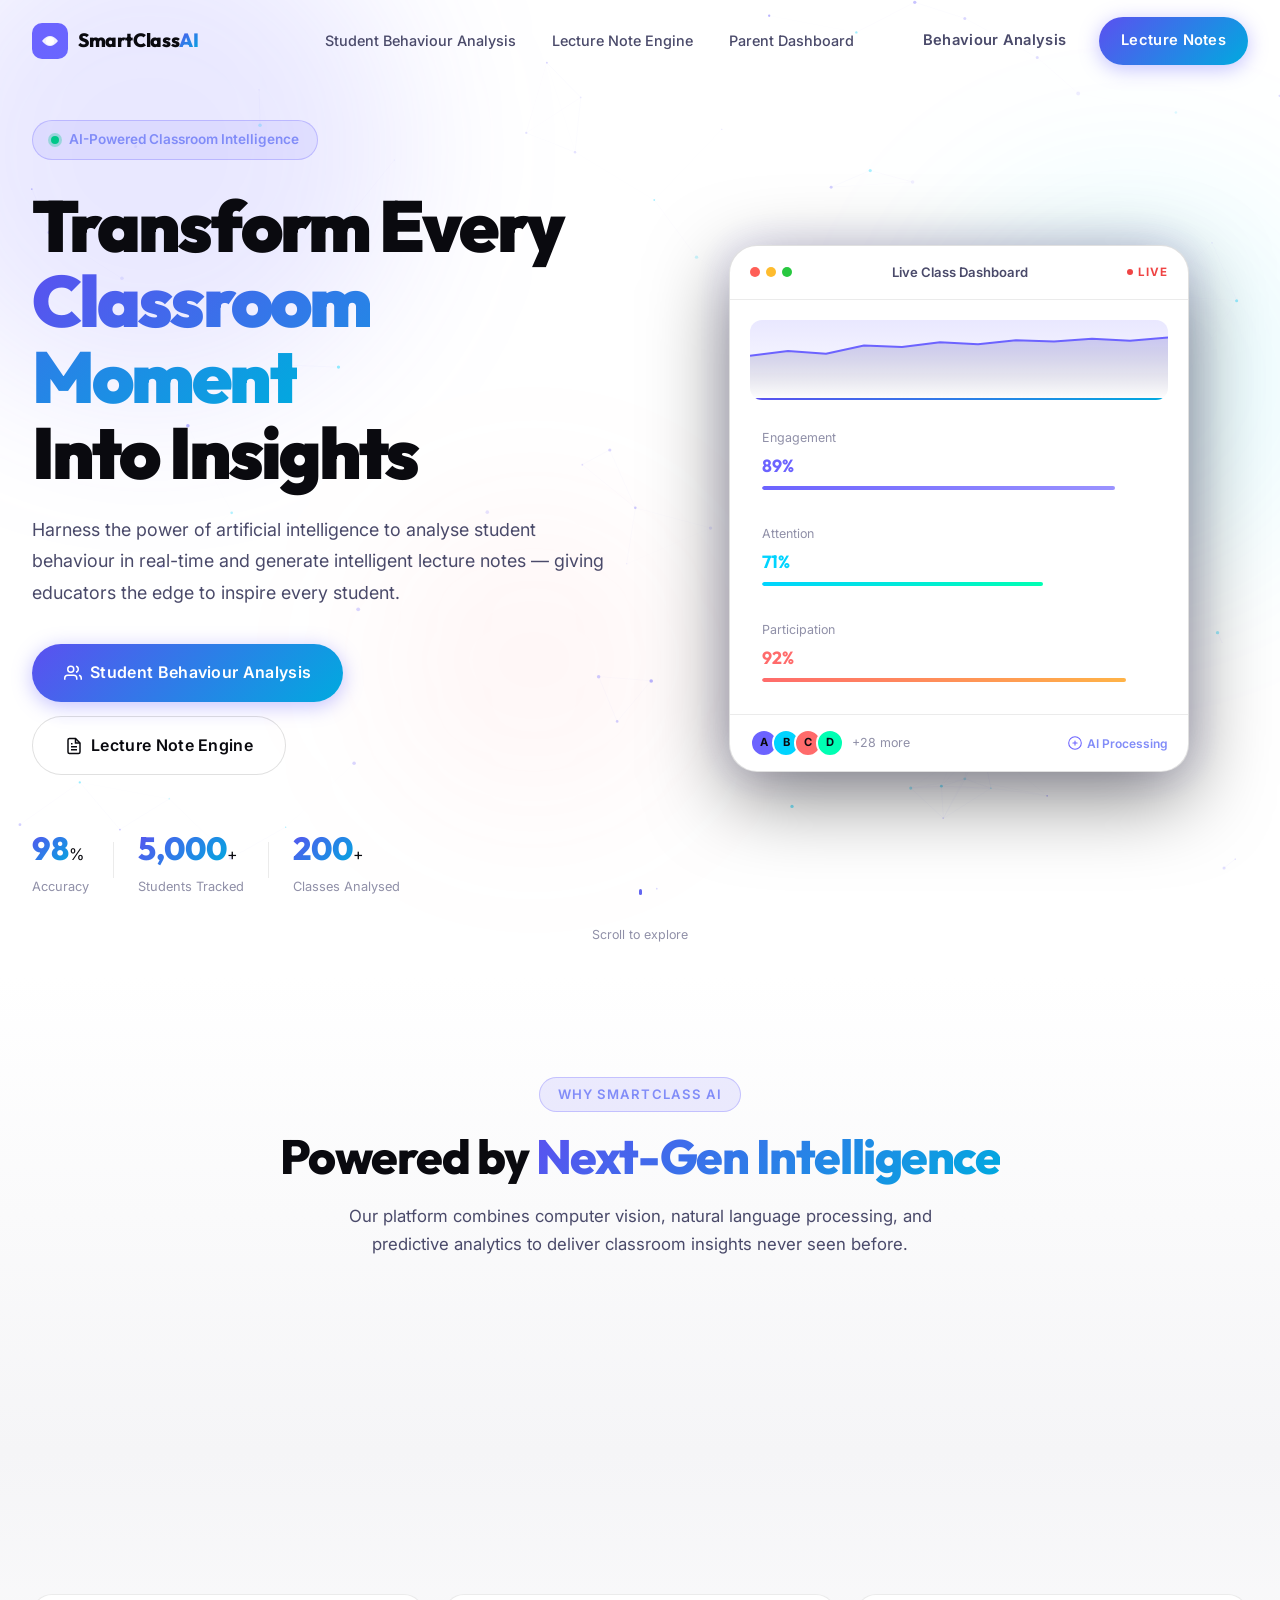
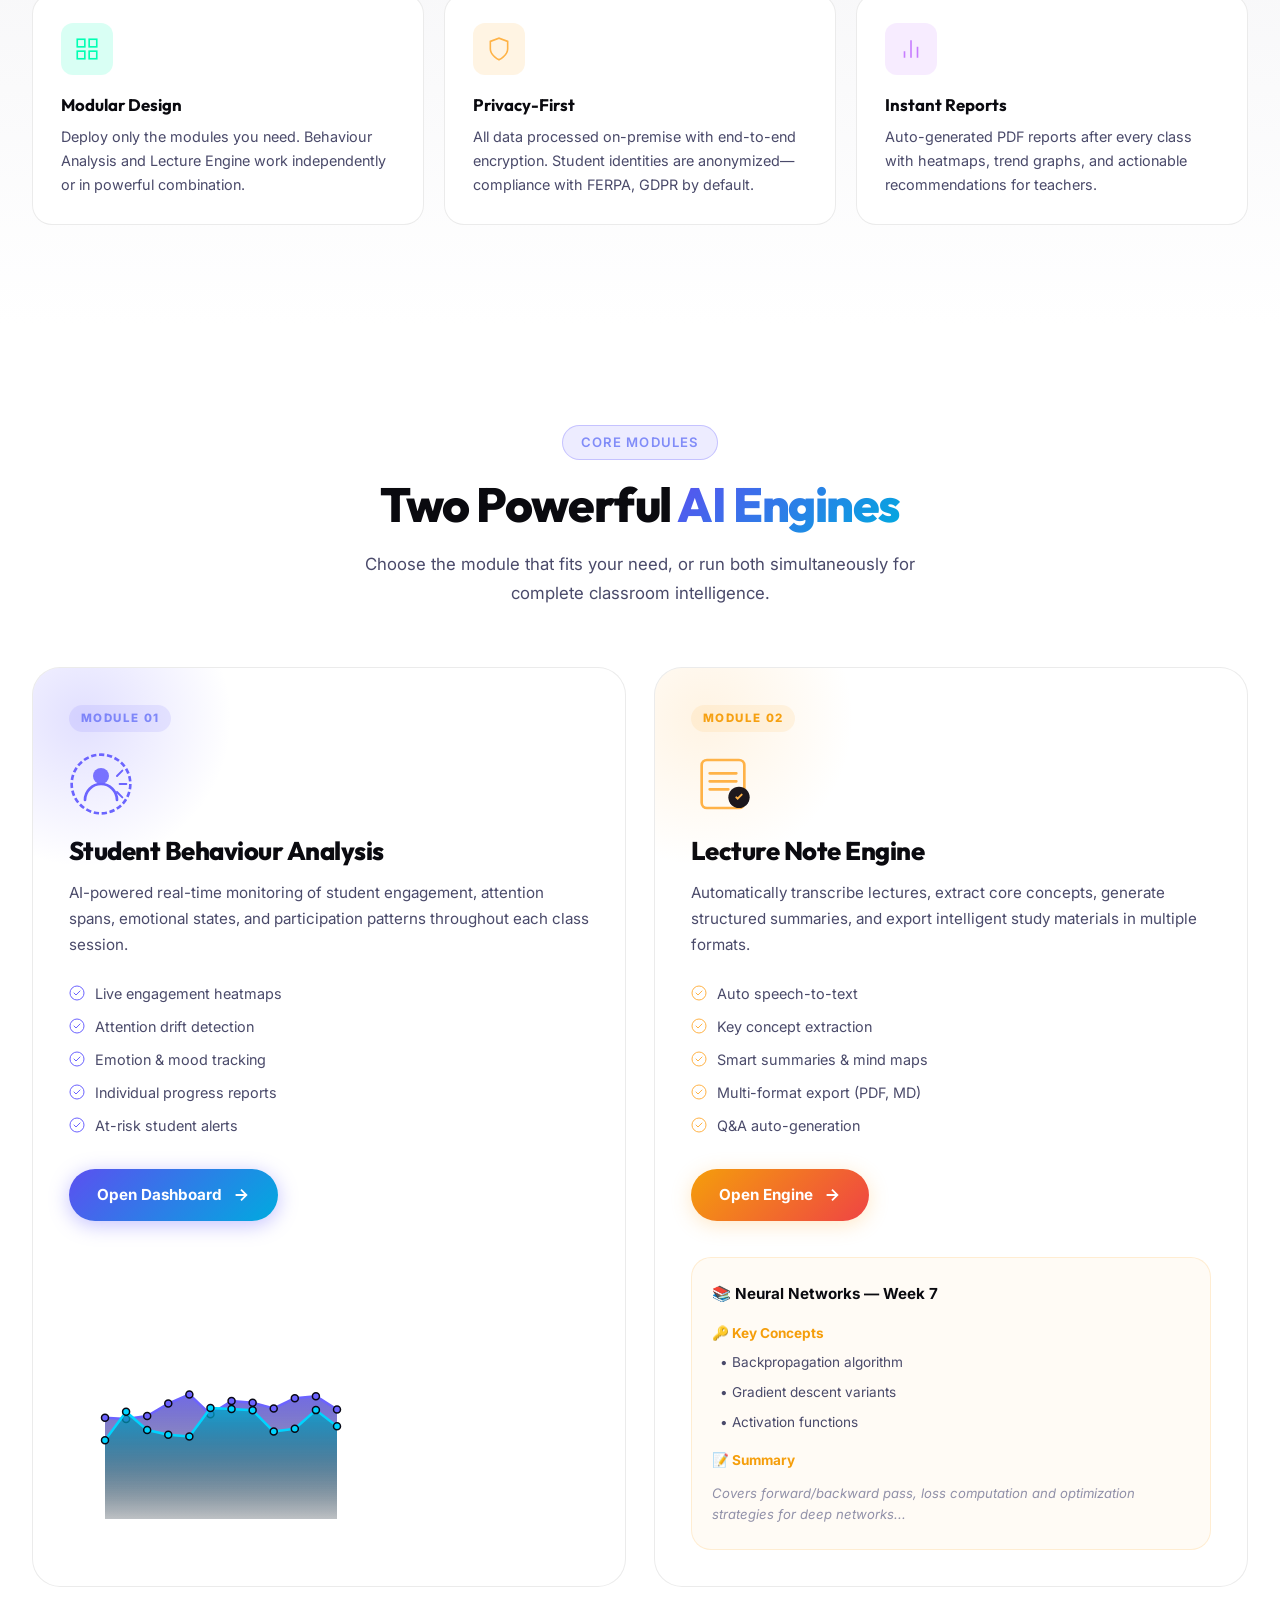
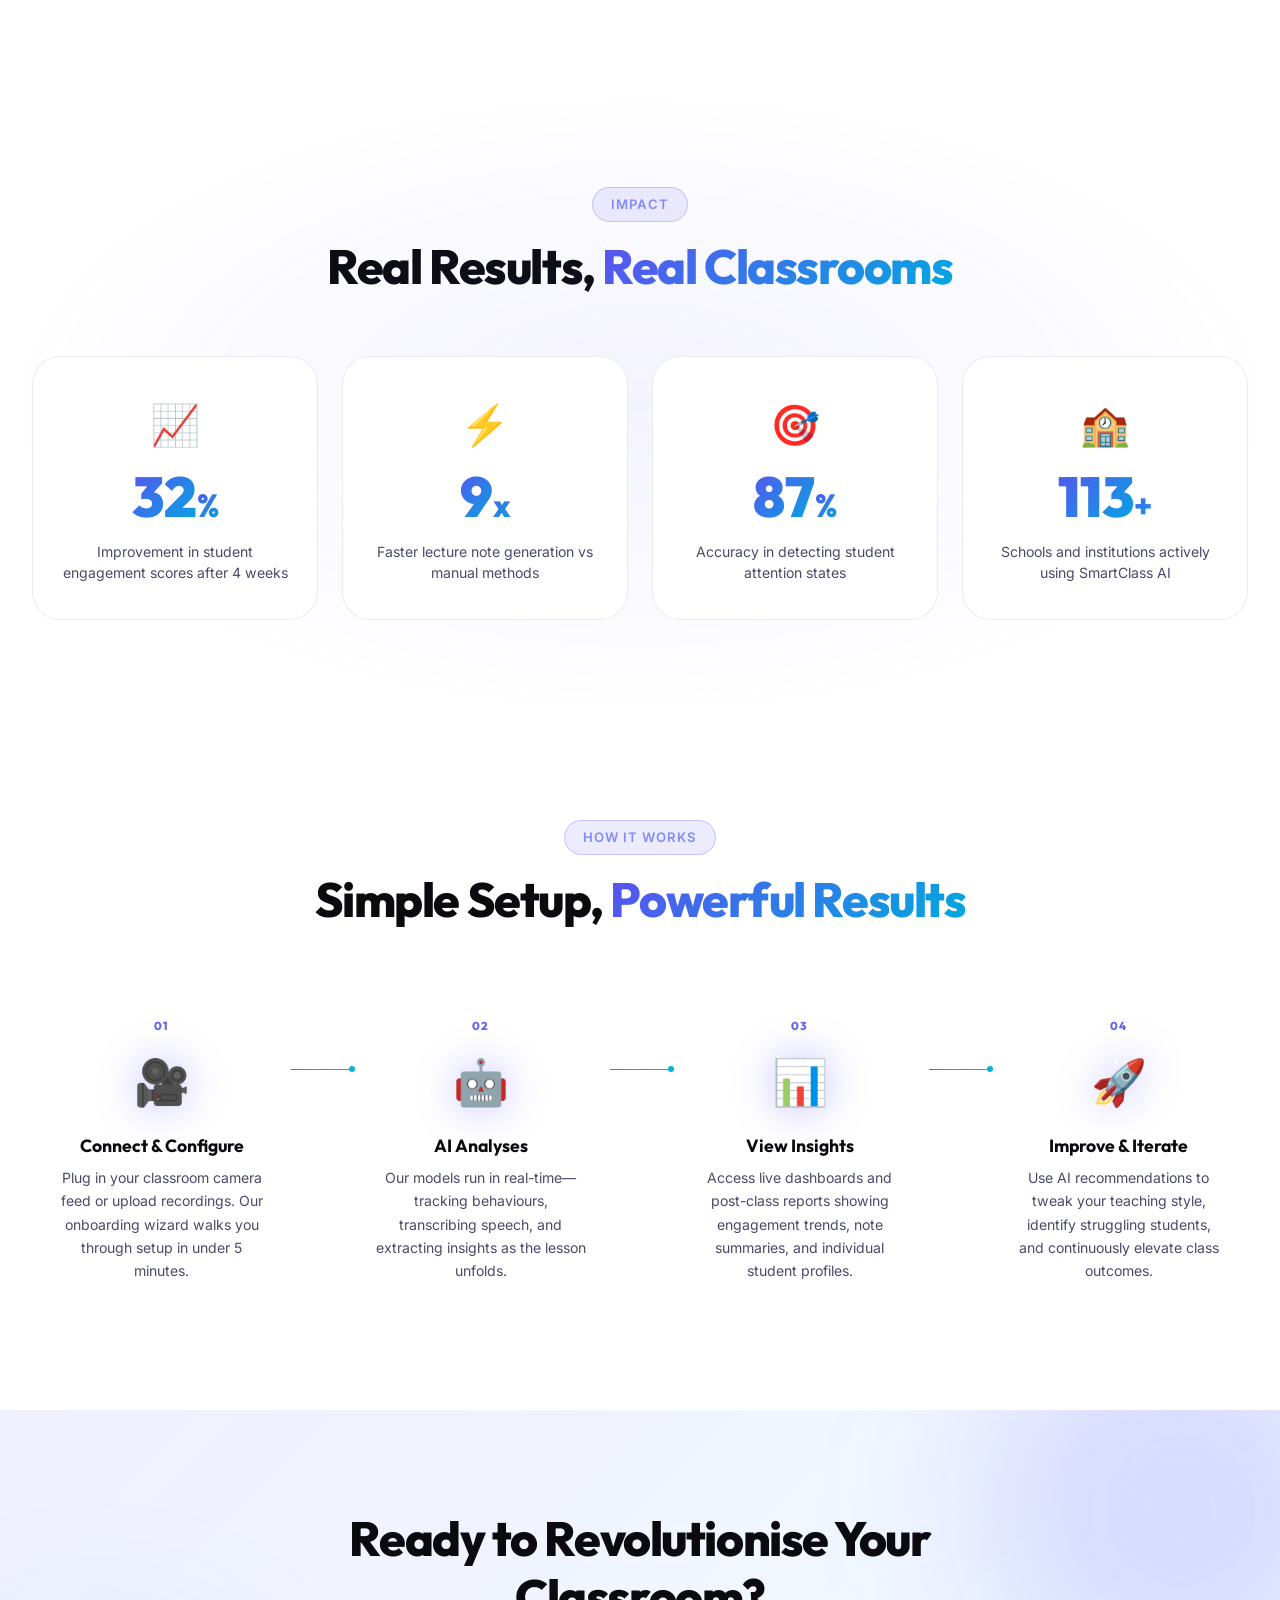
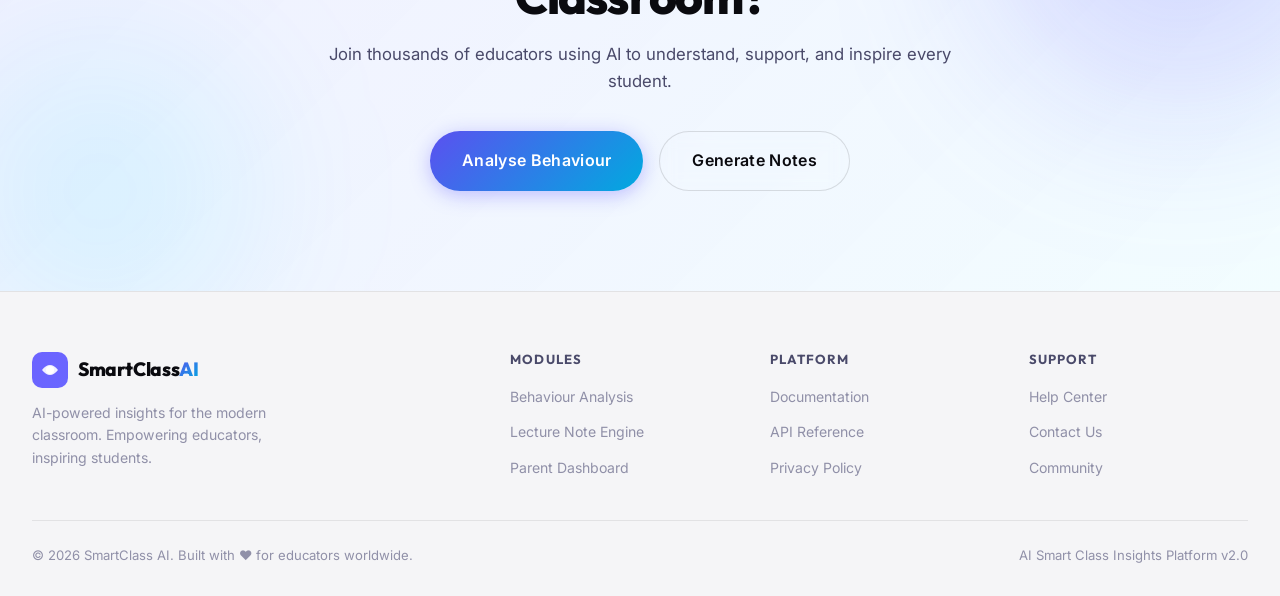
<file: index.html>
<!DOCTYPE html>
<html lang="en">

<head>
    <meta charset="UTF-8" />
    <meta name="viewport" content="width=device-width, initial-scale=1.0" />
    <title>AI SmartClass Insights | Intelligent Classroom Analytics</title>
    <meta name="description"
        content="Transform your classroom with AI-powered student behaviour analysis and intelligent lecture note generation. Real-time insights for modern educators." />
    <link rel="icon" href="assets/favicon.svg" type="image/svg+xml" />
    <link rel="preconnect" href="https://fonts.googleapis.com" />
    <link rel="preconnect" href="https://fonts.gstatic.com" crossorigin />
    <link
        href="https://fonts.googleapis.com/css2?family=Inter:wght@300;400;500;600;700;800;900&family=Outfit:wght@300;400;600;700;800&display=swap"
        rel="stylesheet" />
    <link rel="stylesheet" href="css/main.css" />
    <link rel="stylesheet" href="css/landing.css" />
</head>

<body class="landing-body">

    <!-- ─── NAV ─── -->
    <nav class="navbar" id="navbar">
        <div class="nav-container">
            <a href="index.html" class="nav-brand">
                <div class="brand-icon">
                    <svg viewBox="0 0 36 36" fill="none" xmlns="http://www.w3.org/2000/svg">
                        <rect width="36" height="36" rx="10" fill="url(#brandGrad)" />
                        <path d="M10 18 Q18 8 26 18 Q18 28 10 18Z" fill="white" opacity="0.9" />
                        <circle cx="18" cy="18" r="4" fill="white" />
                        <defs>
                            <linearGradient id="brandGrad" x1="0" y1="0" x2="36" y2="36">
                                <stop offset="0%" stop-color="#6C63FF" />
                                <stop offset="100%" stop-color="#00D4FF" />
                            </linearGradient>
                        </defs>
                    </svg>
                </div>
                <span class="brand-name">SmartClass<em>AI</em></span>
            </a>
            <ul class="nav-links" id="navLinks">
                <li><a href="behaviour.html">Student Behaviour Analysis</a></li>
                <li><a href="lecture.html">Lecture Note Engine</a></li>
                <li><a href="parent.html">Parent Dashboard</a></li>
            </ul>
            <div class="nav-actions">
                <a href="behaviour.html" class="btn btn-ghost">Behaviour Analysis</a>
                <a href="lecture.html" class="btn btn-primary">Lecture Notes</a>
            </div>
            <button class="hamburger" id="hamburger" aria-label="Toggle menu">
                <span></span><span></span><span></span>
            </button>
        </div>
    </nav>

    <!-- ─── HERO ─── -->
    <section class="hero" id="hero">
        <div class="hero-bg">
            <div class="hero-orb orb-1"></div>
            <div class="hero-orb orb-2"></div>
            <div class="hero-orb orb-3"></div>
            <canvas id="particleCanvas"></canvas>
        </div>
        <div class="hero-content">
            <div class="hero-badge">
                <span class="badge-dot"></span>
                <span>AI-Powered Classroom Intelligence</span>
            </div>
            <h1 class="hero-title">
                Transform Every<br />
                <span class="gradient-text">Classroom Moment</span><br />
                Into Insights
            </h1>
            <p class="hero-subtitle">
                Harness the power of artificial intelligence to analyse student behaviour in real-time and generate
                intelligent lecture notes — giving educators the edge to inspire every student.
            </p>
            <div class="hero-cta">
                <a href="behaviour.html" class="btn btn-primary btn-lg">
                    <svg viewBox="0 0 24 24" fill="none" stroke="currentColor" stroke-width="2">
                        <path d="M17 21v-2a4 4 0 0 0-4-4H5a4 4 0 0 0-4 4v2" />
                        <circle cx="9" cy="7" r="4" />
                        <path d="M23 21v-2a4 4 0 0 0-3-3.87" />
                        <path d="M16 3.13a4 4 0 0 1 0 7.75" />
                    </svg>
                    Student Behaviour Analysis
                </a>
                <a href="lecture.html" class="btn btn-secondary btn-lg">
                    <svg viewBox="0 0 24 24" fill="none" stroke="currentColor" stroke-width="2">
                        <path d="M14 2H6a2 2 0 0 0-2 2v16a2 2 0 0 0 2 2h12a2 2 0 0 0 2-2V8z" />
                        <polyline points="14 2 14 8 20 8" />
                        <line x1="16" y1="13" x2="8" y2="13" />
                        <line x1="16" y1="17" x2="8" y2="17" />
                        <polyline points="10 9 9 9 8 9" />
                    </svg>
                    Lecture Note Engine
                </a>
            </div>
            <div class="hero-stats">
                <div class="hero-stat">
                    <span class="stat-num" data-target="98">0</span><span>%</span>
                    <span class="stat-label">Accuracy</span>
                </div>
                <div class="stat-divider"></div>
                <div class="hero-stat">
                    <span class="stat-num" data-target="5000">0</span><span>+</span>
                    <span class="stat-label">Students Tracked</span>
                </div>
                <div class="stat-divider"></div>
                <div class="hero-stat">
                    <span class="stat-num" data-target="200">0</span><span>+</span>
                    <span class="stat-label">Classes Analysed</span>
                </div>
            </div>
        </div>
        <div class="hero-visual">
            <div class="dashboard-preview">
                <div class="preview-topbar">
                    <div class="preview-dots"><span></span><span></span><span></span></div>
                    <span class="preview-title">Live Class Dashboard</span>
                    <div class="live-badge"><span></span>LIVE</div>
                </div>
                <div class="preview-body">
                    <div class="mini-chart" id="miniChart"></div>
                    <div class="mini-cards">
                        <div class="mini-card">
                            <div class="mini-card-label">Engagement</div>
                            <div class="mini-card-value" style="color:#6C63FF">87%</div>
                            <div class="mini-bar">
                                <div class="mini-bar-fill"
                                    style="width:87%;background:linear-gradient(90deg,#6C63FF,#9B93FF)"></div>
                            </div>
                        </div>
                        <div class="mini-card">
                            <div class="mini-card-label">Attention</div>
                            <div class="mini-card-value" style="color:#00D4FF">73%</div>
                            <div class="mini-bar">
                                <div class="mini-bar-fill"
                                    style="width:73%;background:linear-gradient(90deg,#00D4FF,#00FFB3)"></div>
                            </div>
                        </div>
                        <div class="mini-card">
                            <div class="mini-card-label">Participation</div>
                            <div class="mini-card-value" style="color:#FF6B6B">91%</div>
                            <div class="mini-bar">
                                <div class="mini-bar-fill"
                                    style="width:91%;background:linear-gradient(90deg,#FF6B6B,#FFB347)"></div>
                            </div>
                        </div>
                    </div>
                </div>
                <div class="preview-footer">
                    <div class="student-avatars">
                        <div class="avatar av1">A</div>
                        <div class="avatar av2">B</div>
                        <div class="avatar av3">C</div>
                        <div class="avatar av4">D</div>
                        <span>+28 more</span>
                    </div>
                    <div class="ai-badge">
                        <svg viewBox="0 0 20 20" fill="none">
                            <circle cx="10" cy="10" r="9" stroke="#6C63FF" stroke-width="1.5" />
                            <path d="M7 10h6M10 7v6" stroke="#6C63FF" stroke-width="1.5" stroke-linecap="round" />
                        </svg>
                        AI Processing
                    </div>
                </div>
            </div>
        </div>
        <div class="scroll-indicator">
            <div class="scroll-mouse">
                <div class="scroll-wheel"></div>
            </div>
            <span>Scroll to explore</span>
        </div>
    </section>

    <!-- ─── FEATURES ─── -->
    <section class="features-section" id="features">
        <div class="container">
            <div class="section-header">
                <div class="section-tag">Why SmartClass AI</div>
                <h2 class="section-title">Powered by <span class="gradient-text">Next-Gen Intelligence</span></h2>
                <p class="section-subtitle">Our platform combines computer vision, natural language processing, and
                    predictive analytics to deliver classroom insights never seen before.</p>
            </div>
            <div class="features-grid">
                <div class="feature-card" data-delay="0">
                    <div class="feature-icon" style="--icon-color:#6C63FF">
                        <svg viewBox="0 0 24 24" fill="none" stroke="currentColor" stroke-width="1.5">
                            <path d="M1 12s4-8 11-8 11 8 11 8-4 8-11 8-11-8-11-8z" />
                            <circle cx="12" cy="12" r="3" />
                        </svg>
                    </div>
                    <h3>Real-Time Vision AI</h3>
                    <p>Computer vision models track facial expressions, posture, and micro-gestures to determine
                        individual student engagement levels second by second.</p>
                </div>
                <div class="feature-card" data-delay="100">
                    <div class="feature-icon" style="--icon-color:#00D4FF">
                        <svg viewBox="0 0 24 24" fill="none" stroke="currentColor" stroke-width="1.5">
                            <path d="M12 2L2 7l10 5 10-5-10-5z" />
                            <path d="M2 17l10 5 10-5" />
                            <path d="M2 12l10 5 10-5" />
                        </svg>
                    </div>
                    <h3>Deep Learning NLP</h3>
                    <p>State-of-the-art transformer models transcribe lectures, extract key concepts, and generate
                        structured notes with topic hierarchies automatically.</p>
                </div>
                <div class="feature-card" data-delay="200">
                    <div class="feature-icon" style="--icon-color:#FF6B6B">
                        <svg viewBox="0 0 24 24" fill="none" stroke="currentColor" stroke-width="1.5">
                            <polyline points="22 12 18 12 15 21 9 3 6 12 2 12" />
                        </svg>
                    </div>
                    <h3>Predictive Analytics</h3>
                    <p>Machine learning models predict at-risk students up to 3 weeks in advance, enabling early
                        intervention before issues compound.</p>
                </div>
                <div class="feature-card" data-delay="300">
                    <div class="feature-icon" style="--icon-color:#00FFB3">
                        <svg viewBox="0 0 24 24" fill="none" stroke="currentColor" stroke-width="1.5">
                            <rect x="3" y="3" width="7" height="7" />
                            <rect x="14" y="3" width="7" height="7" />
                            <rect x="14" y="14" width="7" height="7" />
                            <rect x="3" y="14" width="7" height="7" />
                        </svg>
                    </div>
                    <h3>Modular Design</h3>
                    <p>Deploy only the modules you need. Behaviour Analysis and Lecture Engine work independently or in
                        powerful combination.</p>
                </div>
                <div class="feature-card" data-delay="400">
                    <div class="feature-icon" style="--icon-color:#FFB347">
                        <svg viewBox="0 0 24 24" fill="none" stroke="currentColor" stroke-width="1.5">
                            <path d="M12 22s8-4 8-10V5l-8-3-8 3v7c0 6 8 10 8 10z" />
                        </svg>
                    </div>
                    <h3>Privacy-First</h3>
                    <p>All data processed on-premise with end-to-end encryption. Student identities are
                        anonymized—compliance with FERPA, GDPR by default.</p>
                </div>
                <div class="feature-card" data-delay="500">
                    <div class="feature-icon" style="--icon-color:#C77DFF">
                        <svg viewBox="0 0 24 24" fill="none" stroke="currentColor" stroke-width="1.5">
                            <line x1="18" y1="20" x2="18" y2="10" />
                            <line x1="12" y1="20" x2="12" y2="4" />
                            <line x1="6" y1="20" x2="6" y2="14" />
                        </svg>
                    </div>
                    <h3>Instant Reports</h3>
                    <p>Auto-generated PDF reports after every class with heatmaps, trend graphs, and actionable
                        recommendations for teachers.</p>
                </div>
            </div>
        </div>
    </section>

    <!-- ─── MODULES ─── -->
    <section class="modules-section" id="modules">
        <div class="container">
            <div class="section-header">
                <div class="section-tag">Core Modules</div>
                <h2 class="section-title">Two Powerful <span class="gradient-text">AI Engines</span></h2>
                <p class="section-subtitle">Choose the module that fits your need, or run both simultaneously for
                    complete classroom intelligence.</p>
            </div>
            <div class="modules-grid">
                <!-- Module 1 -->
                <div class="module-card module-behaviour">
                    <div class="module-glow"></div>
                    <div class="module-content">
                        <div class="module-tag">Module 01</div>
                        <div class="module-icon-wrap">
                            <div class="module-icon">
                                <svg viewBox="0 0 48 48" fill="none" xmlns="http://www.w3.org/2000/svg">
                                    <circle cx="24" cy="24" r="22" stroke="url(#mGrad1)" stroke-width="2"
                                        stroke-dasharray="4 2" />
                                    <circle cx="24" cy="18" r="6" fill="url(#mGrad1)" opacity="0.9" />
                                    <path d="M12 36c0-6.627 5.373-12 12-12s12 5.373 12 12" stroke="url(#mGrad1)"
                                        stroke-width="2" stroke-linecap="round" />
                                    <path d="M36 18 L40 14 M38 24 L43 24 M36 30 L40 34" stroke="url(#mGrad1)"
                                        stroke-width="1.5" stroke-linecap="round" />
                                    <defs>
                                        <linearGradient id="mGrad1" x1="0" y1="0" x2="48" y2="48">
                                            <stop offset="0%" stop-color="#6C63FF" />
                                            <stop offset="100%" stop-color="#00D4FF" />
                                        </linearGradient>
                                    </defs>
                                </svg>
                            </div>
                        </div>
                        <h3 class="module-title">Student Behaviour Analysis</h3>
                        <p class="module-desc">AI-powered real-time monitoring of student engagement, attention spans,
                            emotional states, and participation patterns throughout each class session.</p>
                        <ul class="module-features">
                            <li><svg viewBox="0 0 16 16" fill="none">
                                    <circle cx="8" cy="8" r="7" stroke="#6C63FF" />
                                    <path d="M5 8l2 2 4-4" stroke="#6C63FF" stroke-linecap="round" />
                                </svg>Live engagement heatmaps</li>
                            <li><svg viewBox="0 0 16 16" fill="none">
                                    <circle cx="8" cy="8" r="7" stroke="#6C63FF" />
                                    <path d="M5 8l2 2 4-4" stroke="#6C63FF" stroke-linecap="round" />
                                </svg>Attention drift detection</li>
                            <li><svg viewBox="0 0 16 16" fill="none">
                                    <circle cx="8" cy="8" r="7" stroke="#6C63FF" />
                                    <path d="M5 8l2 2 4-4" stroke="#6C63FF" stroke-linecap="round" />
                                </svg>Emotion & mood tracking</li>
                            <li><svg viewBox="0 0 16 16" fill="none">
                                    <circle cx="8" cy="8" r="7" stroke="#6C63FF" />
                                    <path d="M5 8l2 2 4-4" stroke="#6C63FF" stroke-linecap="round" />
                                </svg>Individual progress reports</li>
                            <li><svg viewBox="0 0 16 16" fill="none">
                                    <circle cx="8" cy="8" r="7" stroke="#6C63FF" />
                                    <path d="M5 8l2 2 4-4" stroke="#6C63FF" stroke-linecap="round" />
                                </svg>At-risk student alerts</li>
                        </ul>
                        <a href="behaviour.html" class="module-btn btn-behaviour">
                            Open Dashboard
                            <svg viewBox="0 0 20 20" fill="none" stroke="currentColor" stroke-width="2">
                                <path d="M4 10h12M10 4l6 6-6 6" />
                            </svg>
                        </a>
                    </div>
                    <div class="module-preview">
                        <canvas id="behaviourPreviewCanvas" width="280" height="180"></canvas>
                    </div>
                </div>
                <!-- Module 2 -->
                <div class="module-card module-lecture">
                    <div class="module-glow gl2"></div>
                    <div class="module-content">
                        <div class="module-tag" style="--tag-color:#FFB347">Module 02</div>
                        <div class="module-icon-wrap">
                            <div class="module-icon icon2">
                                <svg viewBox="0 0 48 48" fill="none" xmlns="http://www.w3.org/2000/svg">
                                    <rect x="8" y="6" width="32" height="36" rx="4" stroke="url(#mGrad2)"
                                        stroke-width="2" />
                                    <path d="M14 16h20M14 22h20M14 28h14" stroke="url(#mGrad2)" stroke-width="2"
                                        stroke-linecap="round" />
                                    <circle cx="36" cy="34" r="8" fill="#0D0D1A" />
                                    <path d="M34 34l1 1 3-3" stroke="url(#mGrad2)" stroke-width="1.5"
                                        stroke-linecap="round" />
                                    <defs>
                                        <linearGradient id="mGrad2" x1="0" y1="0" x2="48" y2="48">
                                            <stop offset="0%" stop-color="#FFB347" />
                                            <stop offset="100%" stop-color="#FF6B6B" />
                                        </linearGradient>
                                    </defs>
                                </svg>
                            </div>
                        </div>
                        <h3 class="module-title">Lecture Note Engine</h3>
                        <p class="module-desc">Automatically transcribe lectures, extract core concepts, generate
                            structured summaries, and export intelligent study materials in multiple formats.</p>
                        <ul class="module-features">
                            <li><svg viewBox="0 0 16 16" fill="none">
                                    <circle cx="8" cy="8" r="7" stroke="#FFB347" />
                                    <path d="M5 8l2 2 4-4" stroke="#FFB347" stroke-linecap="round" />
                                </svg>Auto speech-to-text</li>
                            <li><svg viewBox="0 0 16 16" fill="none">
                                    <circle cx="8" cy="8" r="7" stroke="#FFB347" />
                                    <path d="M5 8l2 2 4-4" stroke="#FFB347" stroke-linecap="round" />
                                </svg>Key concept extraction</li>
                            <li><svg viewBox="0 0 16 16" fill="none">
                                    <circle cx="8" cy="8" r="7" stroke="#FFB347" />
                                    <path d="M5 8l2 2 4-4" stroke="#FFB347" stroke-linecap="round" />
                                </svg>Smart summaries & mind maps</li>
                            <li><svg viewBox="0 0 16 16" fill="none">
                                    <circle cx="8" cy="8" r="7" stroke="#FFB347" />
                                    <path d="M5 8l2 2 4-4" stroke="#FFB347" stroke-linecap="round" />
                                </svg>Multi-format export (PDF, MD)</li>
                            <li><svg viewBox="0 0 16 16" fill="none">
                                    <circle cx="8" cy="8" r="7" stroke="#FFB347" />
                                    <path d="M5 8l2 2 4-4" stroke="#FFB347" stroke-linecap="round" />
                                </svg>Q&A auto-generation</li>
                        </ul>
                        <a href="lecture.html" class="module-btn btn-lecture">
                            Open Engine
                            <svg viewBox="0 0 20 20" fill="none" stroke="currentColor" stroke-width="2">
                                <path d="M4 10h12M10 4l6 6-6 6" />
                            </svg>
                        </a>
                    </div>
                    <div class="module-preview lec-preview">
                        <div class="lec-note-demo">
                            <div class="lnote lnote-title">📚 Neural Networks — Week 7</div>
                            <div class="lnote lnote-key">🔑 Key Concepts</div>
                            <div class="lnote lnote-item">• Backpropagation algorithm</div>
                            <div class="lnote lnote-item">• Gradient descent variants</div>
                            <div class="lnote lnote-item">• Activation functions</div>
                            <div class="lnote lnote-key" style="margin-top:8px">📝 Summary</div>
                            <div class="lnote lnote-summary">Covers forward/backward pass, loss computation and
                                optimization strategies for deep networks...</div>
                        </div>
                    </div>
                </div>
            </div>
        </div>
    </section>

    <!-- ─── STATS ─── -->
    <section class="stats-section" id="stats">
        <div class="stats-bg"></div>
        <div class="container">
            <div class="section-header">
                <div class="section-tag">Impact</div>
                <h2 class="section-title">Real Results, <span class="gradient-text">Real Classrooms</span></h2>
            </div>
            <div class="stats-grid">
                <div class="stat-card">
                    <div class="stat-icon">📈</div>
                    <div class="stat-big" data-count="34">0</div><span class="stat-unit">%</span>
                    <div class="stat-desc">Improvement in student engagement scores after 4 weeks</div>
                </div>
                <div class="stat-card">
                    <div class="stat-icon">⚡</div>
                    <div class="stat-big" data-count="10">0</div><span class="stat-unit">x</span>
                    <div class="stat-desc">Faster lecture note generation vs manual methods</div>
                </div>
                <div class="stat-card">
                    <div class="stat-icon">🎯</div>
                    <div class="stat-big" data-count="92">0</div><span class="stat-unit">%</span>
                    <div class="stat-desc">Accuracy in detecting student attention states</div>
                </div>
                <div class="stat-card">
                    <div class="stat-icon">🏫</div>
                    <div class="stat-big" data-count="120">0</div><span class="stat-unit">+</span>
                    <div class="stat-desc">Schools and institutions actively using SmartClass AI</div>
                </div>
            </div>
        </div>
    </section>

    <!-- ─── ABOUT / WORKFLOW ─── -->
    <section class="workflow-section" id="about">
        <div class="container">
            <div class="section-header">
                <div class="section-tag">How It Works</div>
                <h2 class="section-title">Simple Setup, <span class="gradient-text">Powerful Results</span></h2>
            </div>
            <div class="workflow-steps">
                <div class="workflow-step">
                    <div class="step-number">01</div>
                    <div class="step-icon">🎥</div>
                    <h3>Connect & Configure</h3>
                    <p>Plug in your classroom camera feed or upload recordings. Our onboarding wizard walks you through
                        setup in under 5 minutes.</p>
                </div>
                <div class="workflow-connector">
                    <div class="connector-line"></div>
                </div>
                <div class="workflow-step">
                    <div class="step-number">02</div>
                    <div class="step-icon">🤖</div>
                    <h3>AI Analyses</h3>
                    <p>Our models run in real-time—tracking behaviours, transcribing speech, and extracting insights as
                        the lesson unfolds.</p>
                </div>
                <div class="workflow-connector">
                    <div class="connector-line"></div>
                </div>
                <div class="workflow-step">
                    <div class="step-number">03</div>
                    <div class="step-icon">📊</div>
                    <h3>View Insights</h3>
                    <p>Access live dashboards and post-class reports showing engagement trends, note summaries, and
                        individual student profiles.</p>
                </div>
                <div class="workflow-connector">
                    <div class="connector-line"></div>
                </div>
                <div class="workflow-step">
                    <div class="step-number">04</div>
                    <div class="step-icon">🚀</div>
                    <h3>Improve & Iterate</h3>
                    <p>Use AI recommendations to tweak your teaching style, identify struggling students, and
                        continuously elevate class outcomes.</p>
                </div>
            </div>
        </div>
    </section>

    <!-- ─── CTA ─── -->
    <section class="cta-section">
        <div class="cta-bg">
            <div class="cta-orb cta-orb1"></div>
            <div class="cta-orb cta-orb2"></div>
        </div>
        <div class="container">
            <div class="cta-content">
                <h2>Ready to Revolutionise Your Classroom?</h2>
                <p>Join thousands of educators using AI to understand, support, and inspire every student.</p>
                <div class="cta-btns">
                    <a href="behaviour.html" class="btn btn-primary btn-lg">Analyse Behaviour</a>
                    <a href="lecture.html" class="btn btn-secondary btn-lg">Generate Notes</a>
                </div>
            </div>
        </div>
    </section>

    <!-- ─── FOOTER ─── -->
    <footer class="footer">
        <div class="container">
            <div class="footer-grid">
                <div class="footer-brand">
                    <a href="index.html" class="nav-brand">
                        <div class="brand-icon">
                            <svg viewBox="0 0 36 36" fill="none">
                                <rect width="36" height="36" rx="10" fill="url(#fGrad)" />
                                <path d="M10 18 Q18 8 26 18 Q18 28 10 18Z" fill="white" opacity="0.9" />
                                <circle cx="18" cy="18" r="4" fill="white" />
                                <defs>
                                    <linearGradient id="fGrad" x1="0" y1="0" x2="36" y2="36">
                                        <stop offset="0%" stop-color="#6C63FF" />
                                        <stop offset="100%" stop-color="#00D4FF" />
                                    </linearGradient>
                                </defs>
                            </svg>
                        </div>
                        <span class="brand-name">SmartClass<em>AI</em></span>
                    </a>
                    <p>AI-powered insights for the modern classroom. Empowering educators, inspiring students.</p>
                </div>
                <div class="footer-links">
                    <h4>Modules</h4>
                    <ul>
                        <li><a href="behaviour.html">Behaviour Analysis</a></li>
                        <li><a href="lecture.html">Lecture Note Engine</a></li>
                        <li><a href="parent.html">Parent Dashboard</a></li>
                    </ul>
                </div>
                <div class="footer-links">
                    <h4>Platform</h4>
                    <ul>
                        <li><a href="#">Documentation</a></li>
                        <li><a href="#">API Reference</a></li>
                        <li><a href="#">Privacy Policy</a></li>
                    </ul>
                </div>
                <div class="footer-links">
                    <h4>Support</h4>
                    <ul>
                        <li><a href="#">Help Center</a></li>
                        <li><a href="#">Contact Us</a></li>
                        <li><a href="#">Community</a></li>
                    </ul>
                </div>
            </div>
            <div class="footer-bottom">
                <p>&copy; 2026 SmartClass AI. Built with ❤️ for educators worldwide.</p>
                <p>AI Smart Class Insights Platform v2.0</p>
            </div>
        </div>
    </footer>

    <script src="js/main.js"></script>
    <script src="js/landing.js"></script>
</body>

</html>
</file>
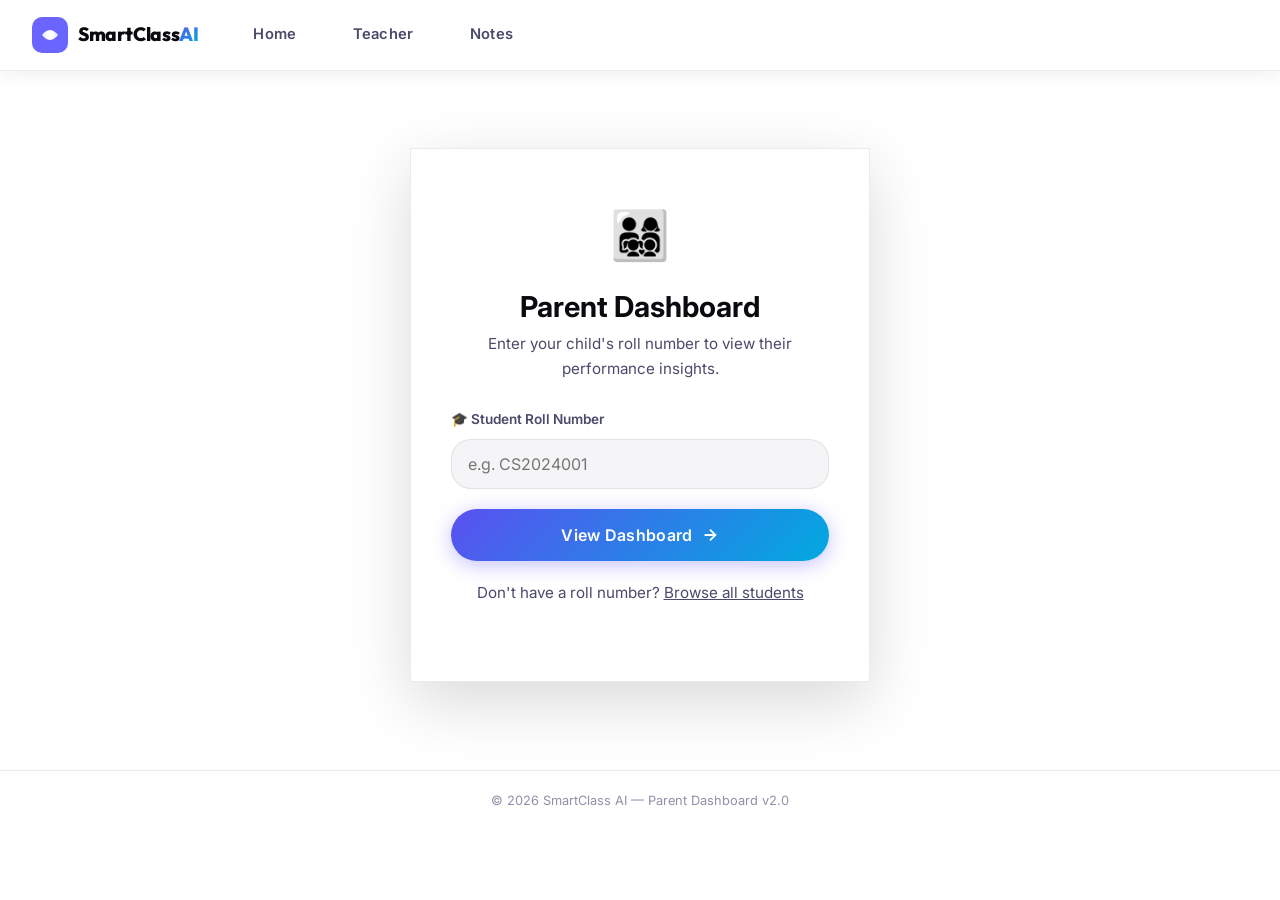
<file: parent.html>
<!DOCTYPE html>
<html lang="en">

<head>
    <meta charset="UTF-8" />
    <meta name="viewport" content="width=device-width, initial-scale=1.0" />
    <title>Parent Dashboard | SmartClass AI</title>
    <meta name="description"
        content="Track your child's classroom performance, attention scores, emotional insights, and behavior trends." />
    <link rel="icon" href="assets/favicon.svg" type="image/svg+xml" />
    <link rel="preconnect" href="https://fonts.googleapis.com" />
    <link rel="preconnect" href="https://fonts.gstatic.com" crossorigin />
    <link
        href="https://fonts.googleapis.com/css2?family=Inter:wght@300;400;500;600;700;800;900&family=Outfit:wght@300;400;600;700;800&display=swap"
        rel="stylesheet" />
    <link rel="stylesheet" href="css/main.css" />
    <link rel="stylesheet" href="css/parent.css" />
</head>

<body class="parent-page">

    <!-- ── NAVBAR ── -->
    <nav class="navbar scrolled" id="navbar">
        <div class="nav-container">
            <a href="index.html" class="nav-brand">
                <div class="brand-icon">
                    <svg viewBox="0 0 36 36" fill="none">
                        <rect width="36" height="36" rx="10" fill="url(#pGrad)" />
                        <path d="M10 18 Q18 8 26 18 Q18 28 10 18Z" fill="white" opacity="0.9" />
                        <circle cx="18" cy="18" r="4" fill="white" />
                        <defs>
                            <linearGradient id="pGrad" x1="0" y1="0" x2="36" y2="36">
                                <stop offset="0%" stop-color="#6C63FF" />
                                <stop offset="100%" stop-color="#00D4FF" />
                            </linearGradient>
                        </defs>
                    </svg>
                </div>
                <span class="brand-name">SmartClass<em>AI</em></span>
            </a>
            <div class="nav-actions">
                <a href="index.html" class="btn btn-ghost">Home</a>
                <a href="behaviour.html" class="btn btn-ghost">Teacher</a>
                <a href="lecture.html" class="btn btn-ghost">Notes</a>
            </div>
        </div>
    </nav>

    <!-- ── MAIN ── -->
    <main class="parent-main">

        <!-- Login Panel (shown first) -->
        <div class="login-panel" id="loginPanel">
            <div class="login-card">
                <div class="login-icon">👨‍👩‍👧‍👦</div>
                <h1>Parent Dashboard</h1>
                <p>Enter your child's roll number to view their performance insights.</p>
                <form onsubmit="parentLogin(event)" class="login-form">
                    <div class="input-group">
                        <label for="rollInput">🎓 Student Roll Number</label>
                        <input type="text" id="rollInput" placeholder="e.g. CS2024001" required />
                    </div>
                    <button type="submit" class="btn btn-primary btn-lg login-btn">
                        View Dashboard
                        <svg viewBox="0 0 20 20" fill="none" stroke="currentColor" stroke-width="2">
                            <path d="M4 10h12M10 4l6 6-6 6" />
                        </svg>
                    </button>
                </form>
                <p class="login-hint">
                    Don't have a roll number? <button class="link-btn" onclick="showAllStudents()">Browse all
                        students</button>
                </p>
            </div>
        </div>

        <!-- Dashboard (hidden until login) -->
        <div class="dashboard-container" id="dashboardContainer" style="display:none">

            <!-- Student Header -->
            <div class="student-header" id="studentHeader">
                <div class="student-profile">
                    <div class="student-avatar" id="studentAvatar">S</div>
                    <div class="student-info">
                        <h1 id="studentName">Student Name</h1>
                        <div class="student-meta">
                            <span class="meta-badge" id="studentClass">Class</span>
                            <span class="meta-badge" id="studentRoll">Roll No</span>
                        </div>
                    </div>
                </div>
                <div class="header-actions">
                    <button class="btn btn-ghost btn-sm" onclick="switchStudent()">🔄 Switch Student</button>
                </div>
            </div>

            <!-- Grade Card -->
            <div class="grade-section" id="gradeSection">
                <div class="grade-card">
                    <div class="grade-circle" id="gradeCircle">
                        <span class="grade-letter" id="gradeLetter">—</span>
                    </div>
                    <div class="grade-info">
                        <h2 id="gradeLabel">Performance Grade</h2>
                        <p id="gradeDesc">Log in to view your child's grade.</p>
                    </div>
                </div>
            </div>

            <!-- Metric Cards -->
            <div class="metric-grid" id="metricGrid">
                <div class="parent-metric-card">
                    <div class="pmc-icon" style="background: rgba(108, 99, 255, 0.1); color: #6C63FF">📊</div>
                    <div class="pmc-content">
                        <div class="pmc-value" id="pmcEngagement">—</div>
                        <div class="pmc-label">Avg Engagement</div>
                    </div>
                </div>
                <div class="parent-metric-card">
                    <div class="pmc-icon" style="background: rgba(0, 212, 255, 0.1); color: #00D4FF">🎯</div>
                    <div class="pmc-content">
                        <div class="pmc-value" id="pmcAttention">—</div>
                        <div class="pmc-label">Avg Attention</div>
                    </div>
                </div>
                <div class="parent-metric-card">
                    <div class="pmc-icon" style="background: rgba(0, 255, 179, 0.1); color: #00FFB3">🗓️</div>
                    <div class="pmc-content">
                        <div class="pmc-value" id="pmcSessions">—</div>
                        <div class="pmc-label">Sessions Attended</div>
                    </div>
                </div>
                <div class="parent-metric-card">
                    <div class="pmc-icon" style="background: rgba(255, 179, 71, 0.1); color: #FFB347">📈</div>
                    <div class="pmc-content">
                        <div class="pmc-value" id="pmcReadings">—</div>
                        <div class="pmc-label">Total Readings</div>
                    </div>
                </div>
            </div>

            <!-- Charts Row -->
            <div class="charts-row">
                <!-- Session Trend -->
                <div class="chart-card">
                    <h3>📈 Performance Trend</h3>
                    <div class="chart-container">
                        <canvas id="trendCanvas" width="500" height="220"></canvas>
                    </div>
                </div>
                <!-- Emotion Distribution -->
                <div class="chart-card">
                    <h3>💭 Emotion Distribution</h3>
                    <div class="chart-container">
                        <canvas id="emotionCanvas" width="280" height="220"></canvas>
                    </div>
                    <div class="emotion-legend" id="emotionLegend"></div>
                </div>
            </div>

            <!-- Insights -->
            <div class="insights-section" id="insightsSection">
                <h3>💡 AI Behavior Insights</h3>
                <div class="insights-grid" id="insightsGrid">
                    <p class="insights-empty">Insights will appear after data is loaded.</p>
                </div>
            </div>

            <!-- Session History -->
            <div class="session-history" id="sessionHistory">
                <h3>📅 Recent Session History</h3>
                <div class="session-list" id="sessionList">
                    <p class="sessions-empty">No sessions found.</p>
                </div>
            </div>

            <!-- Lecture Notes -->
            <div class="lecture-notes-section" id="lectureNotesSection">
                <h3>📚 Recent Lecture Notes</h3>
                <div class="lecture-list" id="parentLectureList">
                    <p class="lectures-empty">No lecture notes available yet.</p>
                </div>
            </div>
        </div>

        <!-- All Students Browser -->
        <div class="students-browser" id="studentsBrowser" style="display:none">
            <div class="browser-header">
                <h2>👨‍🎓 All Students</h2>
                <button class="btn btn-ghost btn-sm" onclick="backToLogin()">← Back to Login</button>
            </div>
            <div class="students-grid" id="studentsGrid">
                <p>Loading students...</p>
            </div>
        </div>

    </main>

    <!-- Footer -->
    <footer class="parent-footer">
        <p>© 2026 SmartClass AI — Parent Dashboard v2.0</p>
    </footer>

    <script src="js/api.js"></script>
    <script src="js/main.js"></script>
    <script src="js/parent.js"></script>
</body>

</html>
</file>
<file: css/main.css>
/* ============================================================
   MAIN CSS — Global Design System
   SmartClass AI - Clean Light Theme (White & Black)
   ============================================================ */

@import url('https://fonts.googleapis.com/css2?family=Inter:wght@300;400;500;600;700;800;900&family=Outfit:wght@300;400;600;700;800&display=swap');

/* ── CSS Custom Properties ── */
:root {
  /* Backgrounds — clean white/light grays */
  --bg-primary: #FFFFFF;
  --bg-secondary: #F5F5F7;
  --bg-card: #FFFFFF;
  --bg-card-hover: #F0F0F5;
  --bg-glass: rgba(0, 0, 0, 0.03);
  --bg-glass-hover: rgba(0, 0, 0, 0.06);
  --border-subtle: rgba(0, 0, 0, 0.08);
  --border-glass: rgba(0, 0, 0, 0.12);

  /* Brand Accent Colors — premium indigo palette */
  --purple: #6366F1;
  --purple-light: #818CF8;
  --cyan: #06B6D4;
  --cyan-light: #22D3EE;
  --green: #00C88A;
  --orange: #F59E0B;
  --red: #EF4444;
  --pink: #EC4899;
  --violet: #8B5CF6;

  /* Text — crisp dark */
  --text-primary: #0A0A0F;
  --text-secondary: #4A4A6A;
  --text-muted: #9090A8;
  --text-accent: #5B50F0;
  --surface: #F9F9FC;

  /* Gradients */
  --grad-brand: linear-gradient(135deg, #5B50F0 0%, #00AADF 100%);
  --grad-warm: linear-gradient(135deg, #F59E0B 0%, #EF4444 100%);
  --grad-cool: linear-gradient(135deg, #00AADF 0%, #00C88A 100%);
  --grad-purple: linear-gradient(135deg, #5B50F0 0%, #8B5CF6 100%);
  --grad-hero-bg: radial-gradient(ellipse at 20% 50%, rgba(91, 80, 240, 0.06) 0%, transparent 60%),
    radial-gradient(ellipse at 80% 20%, rgba(0, 170, 223, 0.05) 0%, transparent 50%),
    #FFFFFF;

  /* Radius */
  --radius-sm: 8px;
  --radius-md: 12px;
  --radius-lg: 20px;
  --radius-xl: 28px;
  --radius-full: 9999px;

  /* Spacing */
  --section-pad: 100px 0;
  --container-max: 1380px;
  --container-pad: 0 32px;

  /* Transitions */
  --trans-fast: 0.15s ease;
  --trans-base: 0.3s ease;
  --trans-slow: 0.6s ease;

  /* Shadows — soft on light bg */
  --shadow-glow-purple: 0 0 40px rgba(91, 80, 240, 0.15);
  --shadow-glow-cyan: 0 0 40px rgba(0, 170, 223, 0.12);
  --shadow-card: 0 2px 16px rgba(0, 0, 0, 0.08);
  --shadow-card-hover: 0 8px 32px rgba(0, 0, 0, 0.14), 0 0 0 1px rgba(91, 80, 240, 0.15);
}

/* ── Reset & Base ── */
*,
*::before,
*::after {
  box-sizing: border-box;
  margin: 0;
  padding: 0;
}

html {
  scroll-behavior: smooth;
  font-size: 16px;
}

body {
  font-family: 'Inter', sans-serif;
  background: #F9FAFB;
  background-image:
    radial-gradient(at 0% 0%, rgba(99, 102, 241, 0.12) 0px, transparent 50%),
    radial-gradient(at 100% 0%, rgba(6, 182, 212, 0.08) 0px, transparent 50%),
    radial-gradient(at 50% 100%, rgba(16, 185, 129, 0.05) 0px, transparent 50%),
    radial-gradient(at 0% 100%, rgba(236, 72, 153, 0.05) 0px, transparent 50%),
    linear-gradient(135deg, #F9FAFB 0%, #F5F7FF 100%);
  color: var(--text-primary);
  line-height: 1.6;
  overflow-x: hidden;
  min-height: 100vh;
}

img,
svg {
  display: block;
  max-width: 100%;
}

a {
  color: inherit;
  text-decoration: none;
}

ul {
  list-style: none;
}

button {
  cursor: pointer;
  border: none;
  background: none;
  font-family: inherit;
}

input,
textarea,
select {
  font-family: inherit;
}

h1,
h2,
h3,
h4,
h5,
h6 {
  font-family: 'Outfit', sans-serif;
  line-height: 1.2;
}

/* ── Scrollbar ── */
::-webkit-scrollbar {
  width: 6px;
}

::-webkit-scrollbar-track {
  background: var(--bg-secondary);
}

::-webkit-scrollbar-thumb {
  background: var(--grad-brand);
  border-radius: var(--radius-full);
}

/* ── Container ── */
.container {
  max-width: var(--container-max);
  margin: 0 auto;
  padding: var(--container-pad);
}

/* ── Gradient Text ── */
.gradient-text {
  background: var(--grad-brand);
  -webkit-background-clip: text;
  -webkit-text-fill-color: transparent;
  background-clip: text;
}

.gradient-text-warm {
  background: var(--grad-warm);
  -webkit-background-clip: text;
  -webkit-text-fill-color: transparent;
  background-clip: text;
}

/* ── Buttons ── */
.btn {
  display: inline-flex;
  align-items: center;
  gap: 8px;
  padding: 12px 22px;
  border-radius: var(--radius-full);
  font-weight: 600;
  font-size: 0.92rem;
  letter-spacing: 0.02em;
  transition: all var(--trans-base);
  cursor: pointer;
  border: none;
  position: relative;
  overflow: hidden;
  white-space: nowrap;
}

.btn svg {
  width: 18px;
  height: 18px;
  flex-shrink: 0;
}

.btn::before {
  content: '';
  position: absolute;
  inset: 0;
  background: rgba(255, 255, 255, 0.1);
  opacity: 0;
  transition: opacity var(--trans-fast);
}

.btn:hover::before {
  opacity: 1;
}

.btn-primary {
  background: var(--grad-brand);
  color: #fff;
  box-shadow: 0 4px 20px rgba(108, 99, 255, 0.4);
}

.btn-primary:hover {
  transform: translateY(-2px);
  box-shadow: 0 8px 32px rgba(108, 99, 255, 0.6);
}

.btn-secondary {
  background: rgba(255, 255, 255, 0.06);
  color: var(--text-primary);
  border: 1px solid var(--border-glass);
  backdrop-filter: blur(8px);
}

.btn-secondary:hover {
  background: rgba(255, 255, 255, 0.1);
  border-color: rgba(108, 99, 255, 0.4);
  transform: translateY(-2px);
}

.btn-ghost {
  background: transparent;
  color: var(--text-secondary);
  border: 1px solid transparent;
}

.btn-ghost:hover {
  color: var(--text-primary);
  background: var(--bg-glass);
}

.btn-lg {
  padding: 16px 32px;
  font-size: 1rem;
}

.btn-danger {
  background: linear-gradient(135deg, #FF6B6B, #FF3E3E);
  color: #fff;
  box-shadow: 0 4px 20px rgba(255, 107, 107, 0.4);
}

.btn-danger:hover {
  transform: translateY(-2px);
  box-shadow: 0 8px 32px rgba(255, 107, 107, 0.5);
}

.btn-success {
  background: linear-gradient(135deg, #00C88A, #00AADF);
  color: #fff;
  box-shadow: 0 4px 20px rgba(0, 200, 138, 0.25);
}

.btn-success:hover {
  transform: translateY(-2px);
}

/* ── Navbar ── */
.navbar {
  position: fixed;
  top: 0;
  left: 0;
  right: 0;
  z-index: 1000;
  padding: 16px 0;
  transition: all var(--trans-base);
  background: transparent;
}

.navbar.scrolled {
  background: rgba(255, 255, 255, 0.92);
  backdrop-filter: blur(20px);
  border-bottom: 1px solid var(--border-subtle);
  box-shadow: 0 1px 20px rgba(0, 0, 0, 0.08);
  padding: 10px 0;
}

.nav-container {
  max-width: var(--container-max);
  margin: 0 auto;
  padding: var(--container-pad);
  display: flex;
  align-items: center;
  gap: 32px;
}

.nav-brand {
  display: flex;
  align-items: center;
  gap: 10px;
  flex-shrink: 0;
}

.brand-icon svg {
  width: 36px;
  height: 36px;
}

.brand-name {
  font-family: 'Outfit', sans-serif;
  font-weight: 800;
  font-size: 1.2rem;
  letter-spacing: -0.02em;
  color: var(--text-primary);
}

.brand-name em {
  font-style: normal;
  background: var(--grad-brand);
  -webkit-background-clip: text;
  -webkit-text-fill-color: transparent;
  background-clip: text;
}

.nav-links {
  display: flex;
  align-items: center;
  gap: 8px;
  margin-left: auto;
}

.nav-links a {
  color: var(--text-secondary);
  font-size: 0.9rem;
  font-weight: 500;
  padding: 8px 14px;
  border-radius: var(--radius-full);
  transition: all var(--trans-fast);
}

.nav-links a:hover {
  color: var(--text-primary);
  background: var(--bg-glass);
}

.nav-actions {
  display: flex;
  align-items: center;
  gap: 10px;
  flex-shrink: 0;
}

.hamburger {
  display: none;
  flex-direction: column;
  gap: 5px;
  padding: 8px;
  margin-left: auto;
}

.hamburger span {
  display: block;
  width: 22px;
  height: 2px;
  background: var(--text-primary);
  border-radius: 2px;
  transition: all var(--trans-base);
}

/* ── Section Styles ── */
.section-header {
  text-align: center;
  margin-bottom: 60px;
}

.section-tag {
  display: inline-block;
  padding: 6px 18px;
  background: rgba(108, 99, 255, 0.12);
  border: 1px solid rgba(108, 99, 255, 0.3);
  border-radius: var(--radius-full);
  color: var(--purple-light);
  font-size: 0.82rem;
  font-weight: 600;
  letter-spacing: 0.08em;
  text-transform: uppercase;
  margin-bottom: 16px;
}

.section-title {
  font-size: clamp(2rem, 4vw, 3rem);
  font-weight: 800;
  letter-spacing: -0.03em;
  margin-bottom: 16px;
  color: var(--text-primary);
}

.section-subtitle {
  font-size: 1.05rem;
  color: var(--text-secondary);
  max-width: 600px;
  margin: 0 auto;
  line-height: 1.7;
}

/* ── Cards ── */
.glass-card {
  background: var(--bg-glass);
  border: 1px solid var(--border-subtle);
  border-radius: var(--radius-lg);
  backdrop-filter: blur(12px);
  padding: 24px;
  transition: all var(--trans-base);
}

.glass-card:hover {
  background: var(--bg-glass-hover);
  border-color: rgba(108, 99, 255, 0.25);
  transform: translateY(-4px);
  box-shadow: var(--shadow-card-hover);
}

/* ── Form Elements ── */
.form-group {
  margin-bottom: 20px;
}

.form-label {
  display: block;
  font-size: 0.85rem;
  font-weight: 600;
  color: var(--text-secondary);
  margin-bottom: 8px;
  letter-spacing: 0.03em;
}

.form-control {
  width: 100%;
  background: var(--bg-card);
  border: 1px solid var(--border-glass);
  border-radius: var(--radius-md);
  color: var(--text-primary);
  padding: 12px 16px;
  font-size: 0.95rem;
  transition: all var(--trans-fast);
  outline: none;
}

.form-control::placeholder {
  color: var(--text-muted);
}

.form-control:focus {
  border-color: var(--purple);
  box-shadow: 0 0 0 3px rgba(108, 99, 255, 0.15);
}

textarea.form-control {
  resize: vertical;
  min-height: 120px;
}

select.form-control {
  cursor: pointer;
}

/* ── Badge ── */
.badge {
  display: inline-flex;
  align-items: center;
  gap: 6px;
  padding: 4px 12px;
  border-radius: var(--radius-full);
  font-size: 0.78rem;
  font-weight: 600;
}

.badge-success {
  background: rgba(0, 255, 179, 0.12);
  color: var(--green);
  border: 1px solid rgba(0, 255, 179, 0.25);
}

.badge-warning {
  background: rgba(255, 179, 71, 0.12);
  color: var(--orange);
  border: 1px solid rgba(255, 179, 71, 0.25);
}

.badge-danger {
  background: rgba(255, 107, 107, 0.12);
  color: var(--red);
  border: 1px solid rgba(255, 107, 107, 0.25);
}

.badge-info {
  background: rgba(0, 212, 255, 0.12);
  color: var(--cyan);
  border: 1px solid rgba(0, 212, 255, 0.25);
}

.badge-purple {
  background: rgba(108, 99, 255, 0.12);
  color: var(--purple-light);
  border: 1px solid rgba(108, 99, 255, 0.25);
}

/* ── Progress Bar ── */
.progress-track {
  width: 100%;
  height: 6px;
  background: rgba(255, 255, 255, 0.08);
  border-radius: var(--radius-full);
  overflow: hidden;
}

.progress-fill {
  height: 100%;
  border-radius: var(--radius-full);
  background: var(--grad-brand);
  transition: width 1s ease;
}

/* ── Page Header ── */
.page-header {
  padding: 120px 0 60px;
  background:
    radial-gradient(ellipse at 50% 0%, rgba(91, 80, 240, 0.1) 0%, transparent 60%),
    linear-gradient(180deg, rgba(91, 80, 240, 0.04) 0%, transparent 100%);
  border-bottom: 1px solid var(--border-subtle);
  text-align: center;
  position: relative;
}

.page-header::before {
  content: '';
  position: absolute;
  top: 0;
  left: 0;
  right: 0;
  height: 3px;
  background: var(--grad-brand);
}

.page-header h1 {
  font-size: clamp(2.2rem, 5vw, 3.5rem);
  font-weight: 800;
  margin-bottom: 12px;
  letter-spacing: -0.03em;
}

.page-header p {
  font-size: 1.1rem;
  color: var(--text-secondary);
  max-width: 560px;
  margin: 0 auto;
}

/* ── Tab Nav ── */
.tab-nav {
  display: flex;
  background: var(--bg-card);
  border: 1px solid var(--border-subtle);
  border-radius: var(--radius-full);
  padding: 4px;
  gap: 2px;
  width: fit-content;
}

.tab-btn {
  padding: 10px 24px;
  border-radius: var(--radius-full);
  font-size: 0.88rem;
  font-weight: 600;
  color: var(--text-muted);
  transition: all var(--trans-fast);
  cursor: pointer;
  border: none;
  background: none;
}

.tab-btn.active {
  background: var(--grad-brand);
  color: #fff;
  box-shadow: 0 2px 12px rgba(108, 99, 255, 0.35);
}

.tab-btn:not(.active):hover {
  color: var(--text-primary);
  background: var(--bg-glass);
}

/* ── Notification ── */
.notification {
  position: fixed;
  bottom: 24px;
  right: 24px;
  z-index: 9999;
  background: var(--bg-card);
  border: 1px solid var(--border-glass);
  border-radius: var(--radius-md);
  padding: 16px 20px;
  display: flex;
  align-items: center;
  gap: 12px;
  max-width: 320px;
  box-shadow: 0 8px 32px rgba(0, 0, 0, 0.12);
  transform: translateY(80px);
  opacity: 0;
  transition: all var(--trans-base);
}

.notification.show {
  transform: translateY(0);
  opacity: 1;
}

.notification.success {
  border-left: 3px solid var(--green);
}

.notification.error {
  border-left: 3px solid var(--red);
}

.notification.info {
  border-left: 3px solid var(--cyan);
}

/* ── Loading Spinner ── */
.spinner {
  width: 20px;
  height: 20px;
  border: 2px solid rgba(91, 80, 240, 0.2);
  border-top-color: var(--purple);
  border-radius: 50%;
  animation: spin 0.7s linear infinite;
  flex-shrink: 0;
}

@keyframes spin {
  to {
    transform: rotate(360deg);
  }
}

/* ── Animations ── */
@keyframes fadeInUp {
  from {
    opacity: 0;
    transform: translateY(30px);
  }

  to {
    opacity: 1;
    transform: translateY(0);
  }
}

@keyframes fadeIn {
  from {
    opacity: 0;
  }

  to {
    opacity: 1;
  }
}

@keyframes float {

  0%,
  100% {
    transform: translateY(0);
  }

  50% {
    transform: translateY(-12px);
  }
}

@keyframes pulse-ring {
  0% {
    transform: scale(0.8);
    opacity: 1;
  }

  100% {
    transform: scale(1.6);
    opacity: 0;
  }
}

@keyframes shimmer {
  0% {
    background-position: -200% 0;
  }

  100% {
    background-position: 200% 0;
  }
}

.animate-fade-up {
  opacity: 0;
  transform: translateY(30px);
  transition: opacity 0.6s ease, transform 0.6s ease;
}

.animate-fade-up.visible {
  opacity: 1;
  transform: translateY(0);
}

/* ── Tooltip ── */
[data-tooltip] {
  position: relative;
}

[data-tooltip]::after {
  content: attr(data-tooltip);
  position: absolute;
  bottom: calc(100% + 8px);
  left: 50%;
  transform: translateX(-50%);
  background: var(--bg-card-hover);
  border: 1px solid var(--border-glass);
  color: var(--text-primary);
  font-size: 0.78rem;
  padding: 6px 12px;
  border-radius: var(--radius-sm);
  white-space: nowrap;
  pointer-events: none;
  opacity: 0;
  transition: opacity var(--trans-fast);
}

[data-tooltip]:hover::after {
  opacity: 1;
}

/* ── Page Layout ── */
.main-layout {
  display: flex;
  min-height: 100vh;
  padding-top: 70px;
}

.sidebar {
  width: 260px;
  flex-shrink: 0;
  background: var(--bg-secondary);
  border-right: 1px solid var(--border-subtle);
  padding: 24px 16px;
  display: flex;
  flex-direction: column;
  gap: 4px;
  position: sticky;
  top: 70px;
  height: calc(100vh - 70px);
  overflow-y: auto;
}

.sidebar-label {
  font-size: 0.72rem;
  font-weight: 700;
  letter-spacing: 0.1em;
  text-transform: uppercase;
  color: var(--text-muted);
  padding: 8px 12px 4px;
  margin-top: 12px;
}

.sidebar-item {
  display: flex;
  align-items: center;
  gap: 10px;
  padding: 11px 14px;
  border-radius: var(--radius-md);
  color: var(--text-secondary);
  font-size: 0.9rem;
  font-weight: 500;
  transition: all var(--trans-fast);
  cursor: pointer;
}

.sidebar-item svg {
  width: 18px;
  height: 18px;
  flex-shrink: 0;
}

.sidebar-item:hover {
  color: var(--text-primary);
  background: var(--bg-glass);
}

.sidebar-item.active {
  color: var(--purple-light);
  background: rgba(108, 99, 255, 0.12);
}

.sidebar-item .sidebar-badge {
  margin-left: auto;
  background: rgba(255, 107, 107, 0.15);
  color: var(--red);
  font-size: 0.7rem;
  font-weight: 700;
  padding: 2px 7px;
  border-radius: var(--radius-full);
}

.main-content {
  flex: 1;
  padding: 32px;
  min-width: 0;
}

/* ── Metric Cards ── */
.metric-grid {
  display: grid;
  grid-template-columns: repeat(auto-fit, minmax(200px, 1fr));
  gap: 20px;
  margin-bottom: 32px;
}

.metric-card {
  background: var(--bg-card);
  border: 1px solid var(--border-subtle);
  border-radius: var(--radius-lg);
  padding: 24px;
  transition: all var(--trans-base);
  position: relative;
  overflow: hidden;
}

.metric-card::before {
  content: '';
  position: absolute;
  top: 0;
  left: 0;
  right: 0;
  height: 2px;
  background: var(--card-accent, var(--grad-brand));
}

.metric-card:hover {
  transform: translateY(-4px);
  box-shadow: var(--shadow-card-hover);
}

.metric-label {
  font-size: 0.82rem;
  font-weight: 600;
  color: var(--text-muted);
  letter-spacing: 0.04em;
  text-transform: uppercase;
  margin-bottom: 8px;
}

.metric-value {
  font-family: 'Outfit', sans-serif;
  font-size: 2.2rem;
  font-weight: 800;
  letter-spacing: -0.03em;
  color: var(--text-primary);
  line-height: 1;
  margin-bottom: 8px;
}

.metric-change {
  font-size: 0.82rem;
  font-weight: 600;
  display: flex;
  align-items: center;
  gap: 4px;
}

.metric-change.up {
  color: var(--green);
}

.metric-change.down {
  color: var(--red);
}

.metric-icon {
  position: absolute;
  top: 20px;
  right: 20px;
  width: 40px;
  height: 40px;
  border-radius: var(--radius-md);
  display: flex;
  align-items: center;
  justify-content: center;
  font-size: 1.2rem;
}

/* ── Responsive ── */
@media (max-width: 1024px) {
  .sidebar {
    display: none;
  }

  .main-content {
    padding: 24px 16px;
  }
}

@media (max-width: 768px) {

  .nav-links,
  .nav-actions {
    display: none;
  }

  .hamburger {
    display: flex;
  }

  .nav-links.open {
    display: flex;
    flex-direction: column;
    position: fixed;
    top: 60px;
    left: 0;
    right: 0;
    background: rgba(255, 255, 255, 0.98);
    backdrop-filter: blur(20px);
    padding: 20px;
    border-bottom: 1px solid var(--border-subtle);
    box-shadow: 0 8px 24px rgba(0, 0, 0, 0.1);
  }

  .main-content {
    padding: 16px;
  }

  :root {
    --container-pad: 0 16px;
  }
}
</file>
<file: css/landing.css>
/* ============================================================
   LANDING PAGE CSS
   ============================================================ */

/* ── Body ── */
.landing-body {
    background: var(--bg-primary);
}

/* ── Hero ── */
.hero {
    position: relative;
    min-height: 100vh;
    display: flex;
    align-items: center;
    padding: 120px 32px 80px;
    max-width: 1380px;
    margin: 0 auto;
    gap: 60px;
}

.hero-bg {
    position: fixed;
    inset: 0;
    pointer-events: none;
    z-index: 0;
}

#particleCanvas {
    position: absolute;
    inset: 0;
    width: 100%;
    height: 100%;
}

.hero-orb {
    position: absolute;
    border-radius: 50%;
    filter: blur(80px);
    animation: float 8s ease-in-out infinite;
}

.orb-1 {
    width: 500px;
    height: 500px;
    background: rgba(108, 99, 255, 0.15);
    top: -100px;
    left: -100px;
    animation-delay: 0s;
}

.orb-2 {
    width: 400px;
    height: 400px;
    background: rgba(0, 212, 255, 0.08);
    top: 20%;
    right: -50px;
    animation-delay: 3s;
}

.orb-3 {
    width: 300px;
    height: 300px;
    background: rgba(255, 107, 107, 0.06);
    bottom: 10%;
    left: 30%;
    animation-delay: 5s;
}

.hero-content {
    position: relative;
    z-index: 1;
    flex: 1;
    max-width: 640px;
}

.hero-badge {
    display: inline-flex;
    align-items: center;
    gap: 10px;
    background: rgba(108, 99, 255, 0.1);
    border: 1px solid rgba(108, 99, 255, 0.3);
    border-radius: var(--radius-full);
    padding: 8px 18px;
    font-size: 0.85rem;
    font-weight: 600;
    color: var(--purple-light);
    margin-bottom: 28px;
    animation: fadeInUp 0.6s ease;
}

.badge-dot {
    width: 8px;
    height: 8px;
    background: var(--green);
    border-radius: 50%;
    position: relative;
}

.badge-dot::after {
    content: '';
    position: absolute;
    inset: -3px;
    border-radius: 50%;
    background: var(--green);
    opacity: 0.3;
    animation: pulse-ring 1.5s ease-out infinite;
}

.hero-title {
    font-size: clamp(2.8rem, 6vw, 4.5rem);
    font-weight: 900;
    letter-spacing: -0.04em;
    line-height: 1.05;
    margin-bottom: 24px;
    color: var(--text-primary);
    animation: fadeInUp 0.6s ease 0.1s both;
}

.hero-subtitle {
    font-size: 1.12rem;
    color: var(--text-secondary);
    line-height: 1.75;
    margin-bottom: 36px;
    animation: fadeInUp 0.6s ease 0.2s both;
}

.hero-cta {
    display: flex;
    flex-wrap: wrap;
    gap: 14px;
    margin-bottom: 48px;
    animation: fadeInUp 0.6s ease 0.3s both;
}

.hero-stats {
    display: flex;
    align-items: center;
    gap: 24px;
    animation: fadeInUp 0.6s ease 0.4s both;
}

.hero-stat {
    text-align: left;
}

.hero-stat>span:first-child {
    font-family: 'Outfit', sans-serif;
    font-size: 2rem;
    font-weight: 800;
    background: var(--grad-brand);
    -webkit-background-clip: text;
    -webkit-text-fill-color: transparent;
    background-clip: text;
}

.stat-label {
    display: block;
    font-size: 0.8rem;
    color: var(--text-muted);
    margin-top: 2px;
    -webkit-text-fill-color: var(--text-muted);
}

.stat-divider {
    width: 1px;
    height: 36px;
    background: var(--border-subtle);
}

/* ── Hero Visual ── */
.hero-visual {
    position: relative;
    z-index: 1;
    flex: 1;
    display: flex;
    justify-content: center;
    animation: fadeInUp 0.8s ease 0.3s both;
}

.dashboard-preview {
    background: var(--bg-card);
    border: 1px solid var(--border-glass);
    border-radius: var(--radius-xl);
    width: 100%;
    max-width: 460px;
    box-shadow: 0 24px 80px rgba(0, 0, 0, 0.5), 0 0 0 1px rgba(255, 255, 255, 0.05), var(--shadow-glow-purple);
    overflow: hidden;
    animation: float 6s ease-in-out infinite 0.5s;
}

.preview-topbar {
    display: flex;
    align-items: center;
    gap: 12px;
    padding: 16px 20px;
    background: rgba(255, 255, 255, 0.03);
    border-bottom: 1px solid var(--border-subtle);
}

.preview-dots {
    display: flex;
    gap: 6px;
}

.preview-dots span {
    width: 10px;
    height: 10px;
    border-radius: 50%;
}

.preview-dots span:nth-child(1) {
    background: #FF5F57;
}

.preview-dots span:nth-child(2) {
    background: #FEBC2E;
}

.preview-dots span:nth-child(3) {
    background: #28C840;
}

.preview-title {
    font-size: 0.82rem;
    font-weight: 600;
    color: var(--text-secondary);
    flex: 1;
    text-align: center;
}

.live-badge {
    display: flex;
    align-items: center;
    gap: 5px;
    font-size: 0.72rem;
    font-weight: 700;
    color: var(--red);
    letter-spacing: 0.08em;
}

.live-badge span {
    width: 6px;
    height: 6px;
    background: var(--red);
    border-radius: 50%;
    animation: pulse-ring 1.2s ease-out infinite;
}

.preview-body {
    padding: 20px;
}

.mini-chart {
    height: 80px;
    background: linear-gradient(180deg, rgba(108, 99, 255, 0.15) 0%, transparent 100%);
    border-radius: var(--radius-md);
    margin-bottom: 16px;
    position: relative;
    overflow: hidden;
}

.mini-chart::after {
    content: '';
    position: absolute;
    bottom: 0;
    left: 0;
    right: 0;
    height: 2px;
    background: var(--grad-brand);
}

.mini-cards {
    display: flex;
    flex-direction: column;
    gap: 10px;
}

.mini-card {
    background: rgba(255, 255, 255, 0.03);
    border-radius: var(--radius-md);
    padding: 12px;
}

.mini-card-label {
    font-size: 0.78rem;
    color: var(--text-muted);
    margin-bottom: 4px;
}

.mini-card-value {
    font-family: 'Outfit', sans-serif;
    font-weight: 700;
    font-size: 1.1rem;
    margin-bottom: 6px;
}

.mini-bar {
    height: 4px;
    background: rgba(255, 255, 255, 0.07);
    border-radius: var(--radius-full);
    overflow: hidden;
}

.mini-bar-fill {
    height: 100%;
    border-radius: var(--radius-full);
    transition: width 2s ease;
}

.preview-footer {
    display: flex;
    align-items: center;
    justify-content: space-between;
    padding: 14px 20px;
    background: rgba(255, 255, 255, 0.02);
    border-top: 1px solid var(--border-subtle);
}

.student-avatars {
    display: flex;
    align-items: center;
    gap: -4px;
}

.avatar {
    width: 28px;
    height: 28px;
    border-radius: 50%;
    border: 2px solid var(--bg-card);
    display: flex;
    align-items: center;
    justify-content: center;
    font-size: 0.7rem;
    font-weight: 700;
    margin-left: -6px;
}

.avatar:first-child {
    margin-left: 0;
}

.av1 {
    background: #6C63FF;
}

.av2 {
    background: #00D4FF;
}

.av3 {
    background: #FF6B6B;
}

.av4 {
    background: #00FFB3;
    color: #080814;
}

.student-avatars span {
    font-size: 0.78rem;
    color: var(--text-muted);
    margin-left: 8px;
}

.ai-badge {
    display: flex;
    align-items: center;
    gap: 5px;
    font-size: 0.75rem;
    font-weight: 600;
    color: var(--purple-light);
}

.ai-badge svg {
    width: 14px;
    height: 14px;
}

/* ── Scroll Indicator ── */
.scroll-indicator {
    position: absolute;
    bottom: 32px;
    left: 50%;
    transform: translateX(-50%);
    display: flex;
    flex-direction: column;
    align-items: center;
    gap: 8px;
    color: var(--text-muted);
    font-size: 0.78rem;
    z-index: 1;
    animation: fadeIn 1s ease 1s both;
}

.scroll-mouse {
    width: 22px;
    height: 36px;
    border: 2px solid rgba(255, 255, 255, 0.2);
    border-radius: 11px;
    display: flex;
    align-items: flex-start;
    justify-content: center;
    padding-top: 6px;
}

.scroll-wheel {
    width: 3px;
    height: 6px;
    background: var(--purple);
    border-radius: 2px;
    animation: scrollWheel 1.5s ease infinite;
}

@keyframes scrollWheel {
    0% {
        transform: translateY(0);
        opacity: 1;
    }

    100% {
        transform: translateY(10px);
        opacity: 0;
    }
}

/* ── Features Section ── */
.features-section {
    padding: var(--section-pad);
    background: linear-gradient(180deg, var(--bg-primary) 0%, var(--bg-secondary) 50%, var(--bg-primary) 100%);
}

.features-grid {
    display: grid;
    grid-template-columns: repeat(auto-fit, minmax(300px, 1fr));
    gap: 20px;
}

.feature-card {
    background: var(--bg-card);
    border: 1px solid var(--border-subtle);
    border-radius: var(--radius-lg);
    padding: 28px;
    transition: all var(--trans-base);
    position: relative;
    overflow: hidden;
}

.feature-card::before {
    content: '';
    position: absolute;
    top: 0;
    left: 0;
    right: 0;
    height: 1px;
    background: linear-gradient(90deg, transparent, var(--icon-color, var(--purple)), transparent);
    opacity: 0;
    transition: opacity var(--trans-base);
}

.feature-card:hover {
    background: var(--bg-card-hover);
    transform: translateY(-6px);
    box-shadow: var(--shadow-card-hover);
    border-color: rgba(108, 99, 255, 0.2);
}

.feature-card:hover::before {
    opacity: 1;
}

.feature-icon {
    width: 52px;
    height: 52px;
    display: flex;
    align-items: center;
    justify-content: center;
    background: color-mix(in srgb, var(--icon-color, var(--purple)) 15%, transparent);
    border-radius: var(--radius-md);
    margin-bottom: 20px;
    color: var(--icon-color, var(--purple));
}

.feature-icon svg {
    width: 26px;
    height: 26px;
}

.feature-card h3 {
    font-size: 1.05rem;
    font-weight: 700;
    margin-bottom: 10px;
    color: var(--text-primary);
}

.feature-card p {
    font-size: 0.9rem;
    color: var(--text-secondary);
    line-height: 1.65;
}

/* ── Modules Section ── */
.modules-section {
    padding: var(--section-pad);
}

.modules-grid {
    display: grid;
    grid-template-columns: repeat(auto-fit, minmax(480px, 1fr));
    gap: 28px;
}

.module-card {
    background: var(--bg-card);
    border: 1px solid var(--border-subtle);
    border-radius: var(--radius-xl);
    overflow: hidden;
    position: relative;
    transition: all var(--trans-base);
    display: flex;
    flex-direction: column;
}

.module-card:hover {
    transform: translateY(-8px);
    box-shadow: 0 20px 60px rgba(0, 0, 0, 0.5);
}

.module-glow {
    position: absolute;
    top: -100px;
    left: -100px;
    width: 300px;
    height: 300px;
    background: radial-gradient(circle, rgba(108, 99, 255, 0.2) 0%, transparent 70%);
    pointer-events: none;
    transition: all var(--trans-slow);
}

.module-glow.gl2 {
    background: radial-gradient(circle, rgba(255, 179, 71, 0.15) 0%, transparent 70%);
}

.module-card:hover .module-glow {
    transform: scale(1.5);
}

.module-content {
    padding: 36px;
    flex: 1;
}

.module-tag {
    display: inline-block;
    font-size: 0.72rem;
    font-weight: 800;
    letter-spacing: 0.12em;
    text-transform: uppercase;
    color: var(--purple-light);
    background: rgba(108, 99, 255, 0.12);
    padding: 4px 12px;
    border-radius: var(--radius-full);
    margin-bottom: 20px;
}

.module-lecture .module-tag {
    color: var(--orange);
    background: rgba(255, 179, 71, 0.12);
}

.module-icon-wrap {
    margin-bottom: 20px;
}

.module-icon {
    width: 64px;
    height: 64px;
}

.module-icon svg {
    width: 64px;
    height: 64px;
}

.module-title {
    font-size: 1.6rem;
    font-weight: 800;
    letter-spacing: -0.02em;
    margin-bottom: 14px;
    color: var(--text-primary);
}

.module-desc {
    font-size: 0.95rem;
    color: var(--text-secondary);
    line-height: 1.7;
    margin-bottom: 24px;
}

.module-features {
    display: flex;
    flex-direction: column;
    gap: 10px;
    margin-bottom: 32px;
}

.module-features li {
    display: flex;
    align-items: center;
    gap: 10px;
    font-size: 0.9rem;
    color: var(--text-secondary);
}

.module-features li svg {
    width: 16px;
    height: 16px;
    flex-shrink: 0;
}

.module-btn {
    display: inline-flex;
    align-items: center;
    gap: 10px;
    padding: 14px 28px;
    border-radius: var(--radius-full);
    font-weight: 700;
    font-size: 0.95rem;
    transition: all var(--trans-base);
    cursor: pointer;
    border: none;
}

.module-btn svg {
    width: 18px;
    height: 18px;
    transition: transform var(--trans-fast);
}

.module-btn:hover svg {
    transform: translateX(4px);
}

.btn-behaviour {
    background: var(--grad-brand);
    color: #fff;
    box-shadow: 0 4px 20px rgba(108, 99, 255, 0.4);
}

.btn-behaviour:hover {
    transform: translateY(-2px);
    box-shadow: 0 8px 32px rgba(108, 99, 255, 0.6);
}

.btn-lecture {
    background: var(--grad-warm);
    color: #fff;
    box-shadow: 0 4px 20px rgba(255, 179, 71, 0.3);
}

.btn-lecture:hover {
    transform: translateY(-2px);
    box-shadow: 0 8px 32px rgba(255, 179, 71, 0.5);
}

.module-preview {
    padding: 0 36px 36px;
    min-height: 200px;
}

#behaviourPreviewCanvas {
    border-radius: var(--radius-lg);
}

.lec-preview {}

.lec-note-demo {
    background: rgba(255, 179, 71, 0.05);
    border: 1px solid rgba(255, 179, 71, 0.2);
    border-radius: var(--radius-lg);
    padding: 20px;
    font-size: 0.85rem;
}

.lnote {
    padding: 4px 0;
}

.lnote-title {
    font-weight: 700;
    font-size: 0.95rem;
    color: var(--text-primary);
    margin-bottom: 8px;
}

.lnote-key {
    font-weight: 700;
    color: var(--orange);
    font-size: 0.85rem;
    margin-top: 4px;
}

.lnote-item {
    color: var(--text-secondary);
    padding-left: 8px;
}

.lnote-summary {
    color: var(--text-muted);
    font-size: 0.82rem;
    font-style: italic;
    margin-top: 4px;
}

/* ── Stats Section ── */
.stats-section {
    padding: var(--section-pad);
    position: relative;
    overflow: hidden;
}

.stats-bg {
    position: absolute;
    inset: 0;
    background: radial-gradient(ellipse at 50% 50%, rgba(108, 99, 255, 0.08) 0%, transparent 70%);
    pointer-events: none;
}

.stats-grid {
    display: grid;
    grid-template-columns: repeat(auto-fit, minmax(220px, 1fr));
    gap: 24px;
    position: relative;
}

.stat-card {
    background: var(--bg-card);
    border: 1px solid var(--border-subtle);
    border-radius: var(--radius-xl);
    padding: 36px 28px;
    text-align: center;
    transition: all var(--trans-base);
}

.stat-card:hover {
    transform: translateY(-6px);
    border-color: rgba(108, 99, 255, 0.3);
    box-shadow: 0 12px 40px rgba(0, 0, 0, 0.4), var(--shadow-glow-purple);
}

.stat-icon {
    font-size: 2.5rem;
    margin-bottom: 12px;
}

.stat-big {
    font-family: 'Outfit', sans-serif;
    font-size: 3.5rem;
    font-weight: 900;
    background: var(--grad-brand);
    -webkit-background-clip: text;
    -webkit-text-fill-color: transparent;
    background-clip: text;
    display: inline;
    line-height: 1;
}

.stat-unit {
    font-family: 'Outfit', sans-serif;
    font-size: 2rem;
    font-weight: 800;
    background: var(--grad-brand);
    -webkit-background-clip: text;
    -webkit-text-fill-color: transparent;
    background-clip: text;
}

.stat-desc {
    font-size: 0.88rem;
    color: var(--text-secondary);
    margin-top: 10px;
    line-height: 1.5;
}

/* ── Workflow Section ── */
.workflow-section {
    padding: var(--section-pad);
}

.workflow-steps {
    display: flex;
    align-items: flex-start;
    gap: 0;
    position: relative;
}

.workflow-step {
    flex: 1;
    text-align: center;
    padding: 28px 24px;
}

.step-number {
    font-family: 'Outfit', sans-serif;
    font-size: 0.72rem;
    font-weight: 800;
    letter-spacing: 0.1em;
    color: var(--purple);
    margin-bottom: 12px;
}

.step-icon {
    font-size: 2.8rem;
    margin-bottom: 16px;
    filter: drop-shadow(0 0 20px rgba(108, 99, 255, 0.4));
}

.workflow-step h3 {
    font-size: 1.1rem;
    font-weight: 700;
    margin-bottom: 10px;
    color: var(--text-primary);
}

.workflow-step p {
    font-size: 0.88rem;
    color: var(--text-secondary);
    line-height: 1.65;
}

.workflow-connector {
    display: flex;
    align-items: center;
    padding-top: 80px;
    width: 60px;
    flex-shrink: 0;
}

.connector-line {
    width: 100%;
    height: 1px;
    background: linear-gradient(90deg, var(--purple), var(--cyan));
    position: relative;
}

.connector-line::after {
    content: '';
    position: absolute;
    right: -4px;
    top: -3px;
    width: 6px;
    height: 6px;
    background: var(--cyan);
    border-radius: 50%;
}

/* ── CTA Section ── */
.cta-section {
    padding: 100px 32px;
    position: relative;
    overflow: hidden;
}

.cta-bg {
    position: absolute;
    inset: 0;
    background: linear-gradient(135deg, rgba(108, 99, 255, 0.1) 0%, rgba(0, 212, 255, 0.05) 100%);
}

.cta-orb {
    position: absolute;
    border-radius: 50%;
    filter: blur(80px);
}

.cta-orb1 {
    width: 400px;
    height: 400px;
    background: rgba(108, 99, 255, 0.2);
    top: -100px;
    right: -100px;
}

.cta-orb2 {
    width: 300px;
    height: 300px;
    background: rgba(0, 212, 255, 0.1);
    bottom: -50px;
    left: -50px;
}

.cta-content {
    position: relative;
    text-align: center;
    max-width: 640px;
    margin: 0 auto;
}

.cta-content h2 {
    font-size: clamp(2rem, 4vw, 3rem);
    font-weight: 800;
    letter-spacing: -0.03em;
    margin-bottom: 16px;
    color: var(--text-primary);
}

.cta-content p {
    font-size: 1.05rem;
    color: var(--text-secondary);
    margin-bottom: 36px;
}

.cta-btns {
    display: flex;
    justify-content: center;
    gap: 16px;
    flex-wrap: wrap;
}

/* ── Footer ── */
.footer {
    background: var(--bg-secondary);
    border-top: 1px solid var(--border-subtle);
    padding: 60px 0 30px;
}

.footer-grid {
    display: grid;
    grid-template-columns: 2fr repeat(3, 1fr);
    gap: 40px;
    margin-bottom: 40px;
}

.footer-brand p {
    font-size: 0.88rem;
    color: var(--text-muted);
    margin-top: 14px;
    line-height: 1.6;
    max-width: 260px;
}

.footer-links h4 {
    font-size: 0.82rem;
    font-weight: 700;
    text-transform: uppercase;
    letter-spacing: 0.08em;
    color: var(--text-secondary);
    margin-bottom: 16px;
}

.footer-links ul {
    display: flex;
    flex-direction: column;
    gap: 10px;
}

.footer-links a {
    font-size: 0.88rem;
    color: var(--text-muted);
    transition: color var(--trans-fast);
}

.footer-links a:hover {
    color: var(--text-primary);
}

.footer-bottom {
    display: flex;
    justify-content: space-between;
    align-items: center;
    padding-top: 24px;
    border-top: 1px solid var(--border-subtle);
    font-size: 0.82rem;
    color: var(--text-muted);
}

/* ── Responsive Landing ── */
@media (max-width: 1024px) {
    .hero {
        flex-direction: column;
        text-align: center;
        padding: 100px 24px 60px;
    }

    .hero-content {
        max-width: 100%;
    }

    .hero-cta,
    .hero-stats {
        justify-content: center;
    }

    .hero-visual {
        width: 100%;
    }

    .modules-grid {
        grid-template-columns: 1fr;
    }

    .workflow-steps {
        flex-direction: column;
        align-items: center;
    }

    .workflow-connector {
        padding-top: 0;
        width: auto;
        height: 30px;
    }

    .connector-line {
        width: 1px;
        height: 100%;
    }

    .footer-grid {
        grid-template-columns: 1fr 1fr;
    }
}

@media (max-width: 640px) {
    .hero-title {
        font-size: 2.5rem;
    }

    .hero-cta {
        flex-direction: column;
    }

    .footer-grid {
        grid-template-columns: 1fr;
    }

    .footer-bottom {
        flex-direction: column;
        gap: 8px;
        text-align: center;
    }
}
</file>
<file: css/parent.css>
/* ============================================================
   PARENT DASHBOARD — Styles
   Premium design for parent-facing student insights
   ============================================================ */

/* ── Page Layout ── */
.parent-page {
    background: var(--bg-primary);
    min-height: 100vh;
}

.parent-main {
    max-width: 1200px;
    margin: 0 auto;
    padding: 100px 24px 40px;
}

/* ── Login Panel ── */
.login-panel {
    display: flex;
    justify-content: center;
    align-items: center;
    min-height: 70vh;
}

.login-card {
    background: var(--bg-card);
    border: 1px solid var(--border-subtle);
    border-radius: var(--radius-2xl);
    padding: 48px 40px;
    max-width: 460px;
    width: 100%;
    text-align: center;
    backdrop-filter: blur(20px);
    box-shadow: 0 20px 60px rgba(0, 0, 0, 0.15);
    animation: fadeUp 0.6s ease;
}

@keyframes fadeUp {
    from {
        opacity: 0;
        transform: translateY(20px);
    }

    to {
        opacity: 1;
        transform: translateY(0);
    }
}

.login-icon {
    font-size: 3rem;
    margin-bottom: 16px;
}

.login-card h1 {
    font-family: var(--font-display);
    font-size: 1.8rem;
    color: var(--text-primary);
    margin-bottom: 8px;
}

.login-card>p {
    color: var(--text-secondary);
    margin-bottom: 28px;
    font-size: 0.95rem;
}

.login-form {
    text-align: left;
}

.input-group {
    margin-bottom: 20px;
}

.input-group label {
    display: block;
    font-size: 0.85rem;
    font-weight: 600;
    color: var(--text-secondary);
    margin-bottom: 8px;
}

.input-group input {
    width: 100%;
    padding: 14px 16px;
    font-size: 1rem;
    background: var(--bg-secondary);
    border: 1px solid var(--border-subtle);
    border-radius: var(--radius-lg);
    color: var(--text-primary);
    outline: none;
    transition: border-color 0.2s, box-shadow 0.2s;
}

.input-group input:focus {
    border-color: var(--primary);
    box-shadow: 0 0 0 3px rgba(108, 99, 255, 0.15);
}

.login-btn {
    width: 100%;
    display: flex;
    align-items: center;
    justify-content: center;
    gap: 8px;
}

.login-btn svg {
    width: 18px;
    height: 18px;
}

.login-hint {
    margin-top: 20px;
    font-size: 0.85rem;
    color: var(--text-muted);
}

.link-btn {
    background: none;
    border: none;
    color: var(--primary);
    cursor: pointer;
    font-size: inherit;
    text-decoration: underline;
    padding: 0;
}

.link-btn:hover {
    color: var(--primary-hover);
}

/* ── Student Header ── */
.student-header {
    display: flex;
    align-items: center;
    justify-content: space-between;
    padding: 24px 28px;
    background: var(--bg-card);
    border: 1px solid var(--border-subtle);
    border-radius: var(--radius-2xl);
    margin-bottom: 24px;
    animation: fadeUp 0.5s ease;
}

.student-profile {
    display: flex;
    align-items: center;
    gap: 16px;
}

.student-avatar {
    width: 56px;
    height: 56px;
    border-radius: 50%;
    background: linear-gradient(135deg, #6C63FF, #00D4FF);
    display: flex;
    align-items: center;
    justify-content: center;
    color: white;
    font-weight: 700;
    font-size: 1.4rem;
    font-family: var(--font-display);
}

.student-info h1 {
    font-size: 1.4rem;
    font-family: var(--font-display);
    color: var(--text-primary);
    margin: 0 0 6px;
}

.student-meta {
    display: flex;
    gap: 8px;
}

.meta-badge {
    display: inline-block;
    padding: 3px 10px;
    border-radius: 30px;
    font-size: 0.75rem;
    font-weight: 600;
    background: rgba(108, 99, 255, 0.1);
    color: var(--primary);
    border: 1px solid rgba(108, 99, 255, 0.2);
}

/* ── Grade Section ── */
.grade-section {
    margin-bottom: 24px;
    animation: fadeUp 0.6s ease;
}

.grade-card {
    display: flex;
    align-items: center;
    gap: 24px;
    padding: 28px 32px;
    background: var(--bg-card);
    border: 1px solid var(--border-subtle);
    border-radius: var(--radius-2xl);
    background-image: linear-gradient(135deg, rgba(108, 99, 255, 0.03), rgba(0, 212, 255, 0.03));
}

.grade-circle {
    width: 80px;
    height: 80px;
    border-radius: 50%;
    background: linear-gradient(135deg, #6C63FF, #00D4FF);
    display: flex;
    align-items: center;
    justify-content: center;
    flex-shrink: 0;
    box-shadow: 0 8px 25px rgba(108, 99, 255, 0.3);
}

.grade-letter {
    font-size: 2rem;
    font-weight: 800;
    color: white;
    font-family: var(--font-display);
}

.grade-info h2 {
    font-size: 1.2rem;
    color: var(--text-primary);
    margin: 0 0 4px;
}

.grade-info p {
    font-size: 0.9rem;
    color: var(--text-secondary);
    margin: 0;
}

/* ── Metric Grid ── */
.metric-grid {
    display: grid;
    grid-template-columns: repeat(4, 1fr);
    gap: 16px;
    margin-bottom: 24px;
}

.parent-metric-card {
    background: var(--bg-card);
    border: 1px solid var(--border-subtle);
    border-radius: var(--radius-xl);
    padding: 20px;
    display: flex;
    align-items: center;
    gap: 14px;
    transition: transform 0.2s, border-color 0.2s;
    animation: fadeUp 0.6s ease;
}

.parent-metric-card:hover {
    transform: translateY(-2px);
    border-color: var(--border-glass);
}

.pmc-icon {
    width: 44px;
    height: 44px;
    border-radius: var(--radius-lg);
    display: flex;
    align-items: center;
    justify-content: center;
    font-size: 1.3rem;
    flex-shrink: 0;
}

.pmc-value {
    font-size: 1.4rem;
    font-weight: 700;
    color: var(--text-primary);
    font-family: var(--font-display);
}

.pmc-label {
    font-size: 0.78rem;
    color: var(--text-muted);
    margin-top: 2px;
}

/* ── Charts Row ── */
.charts-row {
    display: grid;
    grid-template-columns: 3fr 2fr;
    gap: 20px;
    margin-bottom: 24px;
}

.chart-card {
    background: var(--bg-card);
    border: 1px solid var(--border-subtle);
    border-radius: var(--radius-2xl);
    padding: 24px;
    animation: fadeUp 0.7s ease;
}

.chart-card h3 {
    font-size: 1rem;
    color: var(--text-primary);
    margin: 0 0 16px;
}

.chart-container {
    position: relative;
}

.chart-container canvas {
    width: 100% !important;
    height: auto !important;
}

.emotion-legend {
    display: flex;
    flex-wrap: wrap;
    gap: 10px;
    margin-top: 12px;
}

.emotion-legend-item {
    display: flex;
    align-items: center;
    gap: 6px;
    font-size: 0.78rem;
    color: var(--text-secondary);
}

.emotion-dot {
    width: 8px;
    height: 8px;
    border-radius: 50%;
}

/* ── Insights ── */
.insights-section {
    margin-bottom: 24px;
    animation: fadeUp 0.8s ease;
}

.insights-section h3 {
    font-size: 1.1rem;
    color: var(--text-primary);
    margin-bottom: 16px;
}

.insights-grid {
    display: grid;
    grid-template-columns: repeat(auto-fit, minmax(320px, 1fr));
    gap: 14px;
}

.insight-card {
    background: var(--bg-card);
    border: 1px solid var(--border-subtle);
    border-radius: var(--radius-xl);
    padding: 20px 22px;
    display: flex;
    gap: 14px;
    transition: transform 0.2s;
}

.insight-card:hover {
    transform: translateY(-2px);
}

.insight-card.positive {
    border-left: 3px solid #00FFB3;
}

.insight-card.neutral {
    border-left: 3px solid #FFB347;
}

.insight-card.warning {
    border-left: 3px solid #FF6B6B;
}

.insight-card.info {
    border-left: 3px solid #00D4FF;
}

.insight-icon {
    font-size: 1.5rem;
    flex-shrink: 0;
}

.insight-title {
    font-weight: 600;
    color: var(--text-primary);
    margin-bottom: 4px;
    font-size: 0.92rem;
}

.insight-text {
    font-size: 0.85rem;
    color: var(--text-secondary);
    line-height: 1.5;
}

/* ── Session History ── */
.session-history {
    margin-bottom: 24px;
    animation: fadeUp 0.85s ease;
}

.session-history h3 {
    font-size: 1.1rem;
    color: var(--text-primary);
    margin-bottom: 16px;
}

.session-list {
    display: grid;
    gap: 10px;
}

.session-item {
    background: var(--bg-card);
    border: 1px solid var(--border-subtle);
    border-radius: var(--radius-lg);
    padding: 16px 20px;
    display: flex;
    align-items: center;
    justify-content: space-between;
    transition: border-color 0.2s;
}

.session-item:hover {
    border-color: var(--border-glass);
}

.session-left {
    display: flex;
    align-items: center;
    gap: 14px;
}

.session-icon {
    width: 40px;
    height: 40px;
    border-radius: var(--radius-md);
    background: rgba(108, 99, 255, 0.08);
    display: flex;
    align-items: center;
    justify-content: center;
    font-size: 1.1rem;
}

.session-title {
    font-weight: 600;
    color: var(--text-primary);
    font-size: 0.9rem;
}

.session-date {
    font-size: 0.78rem;
    color: var(--text-muted);
}

.session-scores {
    display: flex;
    gap: 16px;
}

.score-pill {
    padding: 4px 12px;
    border-radius: 30px;
    font-size: 0.78rem;
    font-weight: 600;
}

.score-pill.eng {
    background: rgba(108, 99, 255, 0.1);
    color: #6C63FF;
}

.score-pill.att {
    background: rgba(0, 212, 255, 0.1);
    color: #00D4FF;
}

/* ── Lecture Notes Section ── */
.lecture-notes-section {
    margin-bottom: 24px;
    animation: fadeUp 0.9s ease;
}

.lecture-notes-section h3 {
    font-size: 1.1rem;
    color: var(--text-primary);
    margin-bottom: 16px;
}

.lecture-list {
    display: grid;
    gap: 10px;
}

.lecture-item {
    background: var(--bg-card);
    border: 1px solid var(--border-subtle);
    border-radius: var(--radius-lg);
    padding: 16px 20px;
    display: flex;
    align-items: center;
    justify-content: space-between;
    cursor: pointer;
    transition: border-color 0.2s, transform 0.2s;
}

.lecture-item:hover {
    border-color: var(--primary);
    transform: translateY(-1px);
}

.lecture-info {
    display: flex;
    align-items: center;
    gap: 12px;
}

.lecture-info-icon {
    font-size: 1.2rem;
}

.lecture-title {
    font-weight: 600;
    color: var(--text-primary);
    font-size: 0.9rem;
}

.lecture-meta {
    font-size: 0.78rem;
    color: var(--text-muted);
}

/* ── Students Browser ── */
.browser-header {
    display: flex;
    align-items: center;
    justify-content: space-between;
    margin-bottom: 24px;
}

.browser-header h2 {
    font-size: 1.4rem;
    color: var(--text-primary);
}

.students-grid {
    display: grid;
    grid-template-columns: repeat(auto-fill, minmax(260px, 1fr));
    gap: 14px;
}

.student-browse-card {
    background: var(--bg-card);
    border: 1px solid var(--border-subtle);
    border-radius: var(--radius-xl);
    padding: 20px;
    display: flex;
    align-items: center;
    gap: 14px;
    cursor: pointer;
    transition: border-color 0.2s, transform 0.2s;
}

.student-browse-card:hover {
    border-color: var(--primary);
    transform: translateY(-2px);
}

.browse-avatar {
    width: 42px;
    height: 42px;
    border-radius: 50%;
    background: linear-gradient(135deg, #6C63FF, #9B93FF);
    display: flex;
    align-items: center;
    justify-content: center;
    color: white;
    font-weight: 700;
    font-size: 1rem;
    flex-shrink: 0;
}

.browse-name {
    font-weight: 600;
    color: var(--text-primary);
    font-size: 0.9rem;
}

.browse-meta {
    font-size: 0.78rem;
    color: var(--text-muted);
}

/* ── Footer ── */
.parent-footer {
    text-align: center;
    padding: 20px;
    font-size: 0.8rem;
    color: var(--text-muted);
    border-top: 1px solid var(--border-subtle);
}

.insights-empty,
.sessions-empty,
.lectures-empty {
    text-align: center;
    color: var(--text-muted);
    padding: 24px;
    font-style: italic;
}

/* ── Responsive ── */
@media (max-width: 900px) {
    .metric-grid {
        grid-template-columns: repeat(2, 1fr);
    }

    .charts-row {
        grid-template-columns: 1fr;
    }

    .student-header {
        flex-direction: column;
        gap: 16px;
        text-align: center;
    }

    .student-profile {
        flex-direction: column;
    }
}

@media (max-width: 600px) {
    .metric-grid {
        grid-template-columns: 1fr;
    }

    .parent-main {
        padding: 80px 16px 30px;
    }

    .login-card {
        padding: 32px 24px;
    }

    .grade-card {
        flex-direction: column;
        text-align: center;
    }

    .session-item {
        flex-direction: column;
        gap: 10px;
        align-items: flex-start;
    }
}
</file>
